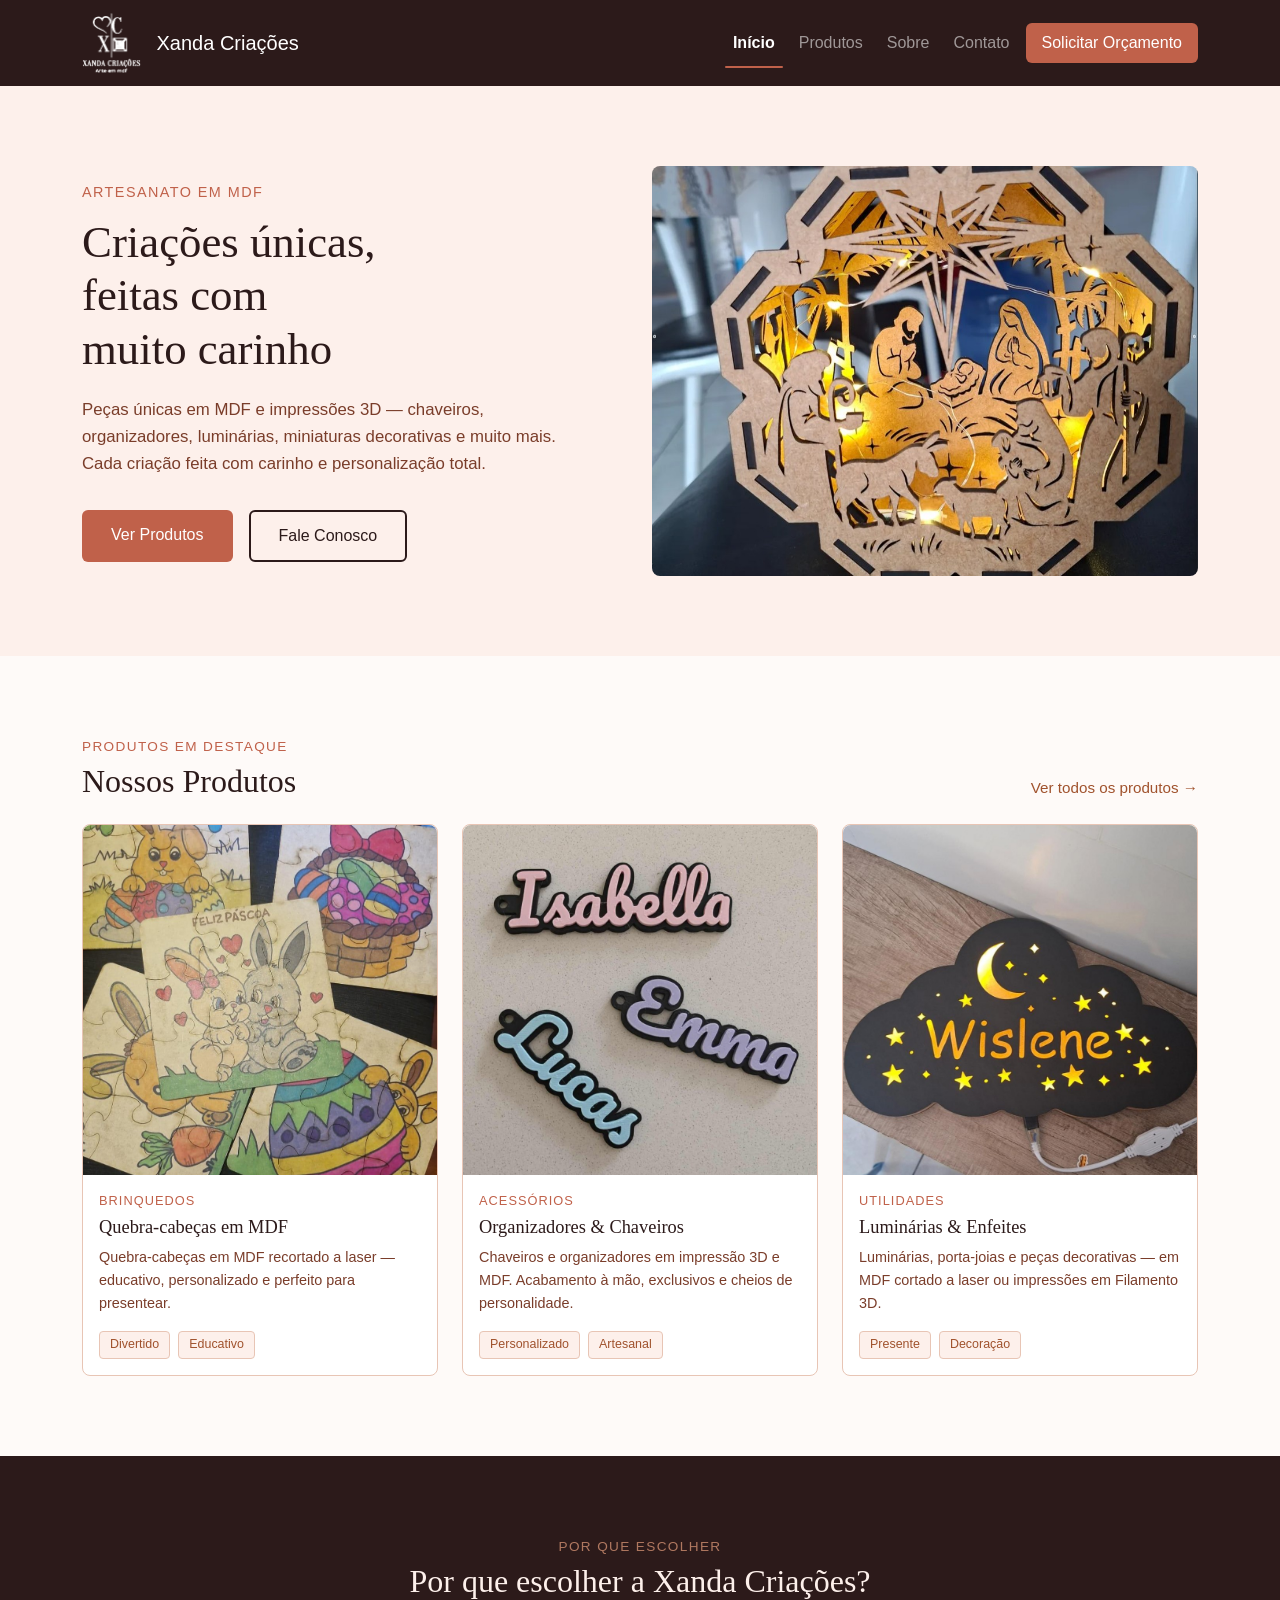
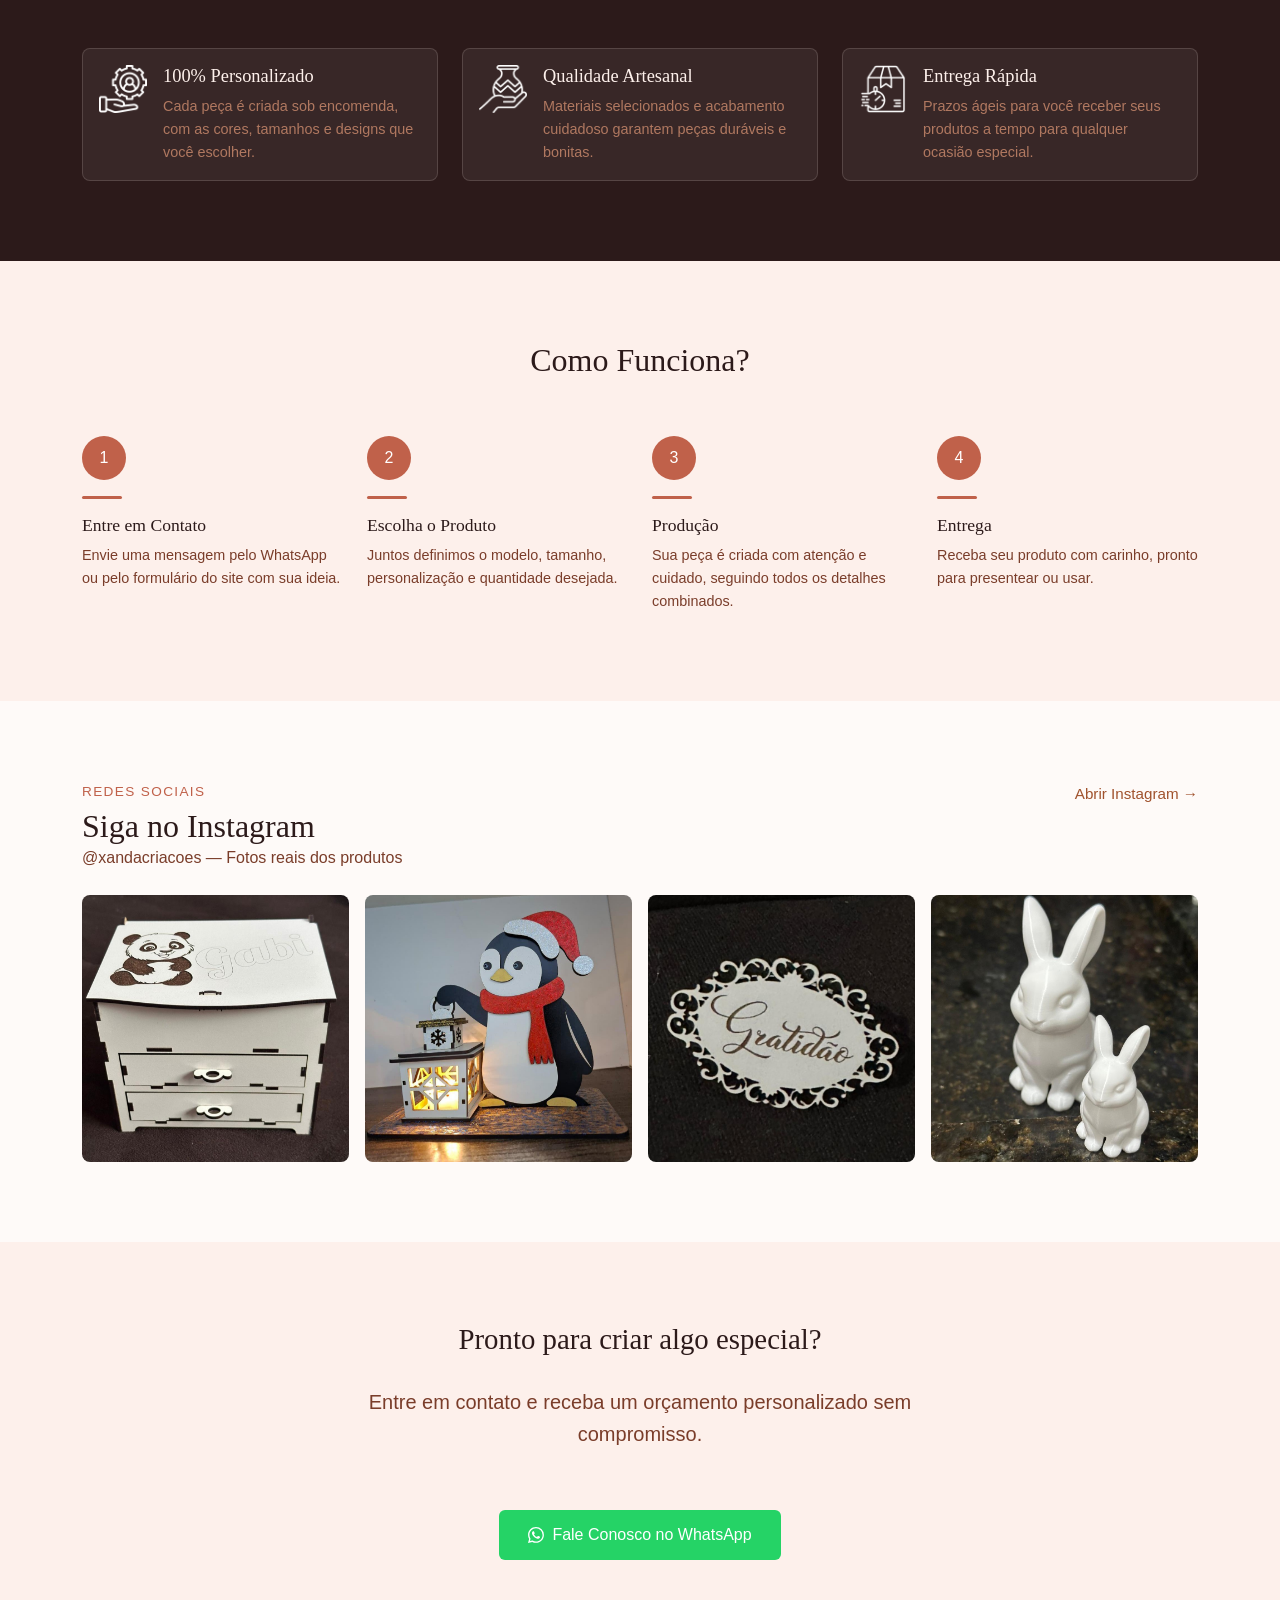
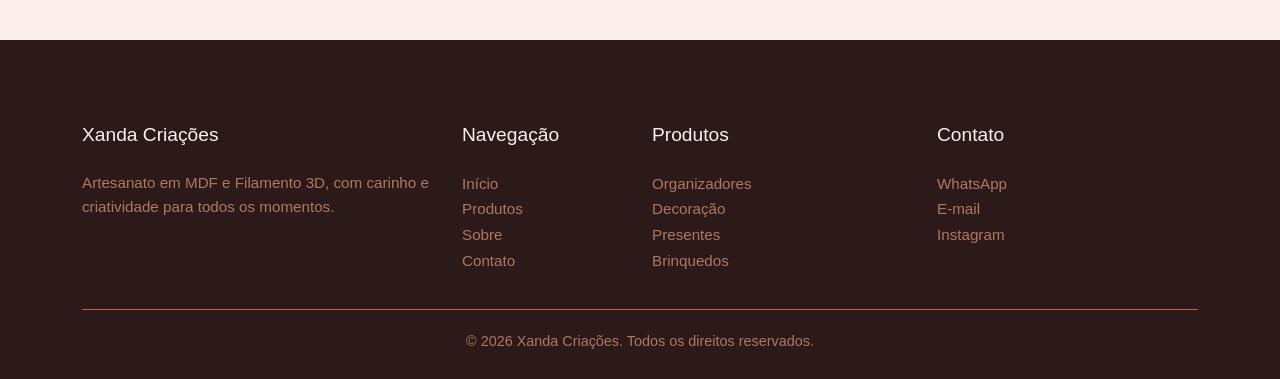
<file: index.html>
<!doctype html>
<html lang="pt-BR">
  <head>
    <meta charset="UTF-8" />
    <meta name="viewport" content="width=device-width, initial-scale=1.0" />
    <meta
      name="description"
      content="Descubra a Xanda Criações, uma marca de artesanato em MDF e impressões em Filamento 3D, que transforma ideias em peças únicas e personalizadas. De logos a chaveiros, organizadores, luminárias e muito mais, cada criação é feita com carinho e atenção aos detalhes. Explore nossos produtos exclusivos e crie algo especial para presentear ou decorar seu espaço."
    />
    <title>Xanda Criações — Artesanato em MDF e Filamento 3D</title>
    <!-- Favicon -->
    <link
      rel="icon"
      type="image/png"
      sizes="32x32"
      href="assets/img/common/favicon-32x32.png"
    />
    <link
      rel="icon"
      type="image/png"
      sizes="48x48"
      href="assets/img/common/favicon-48x48.png"
    />
    <link
      href="https://cdn.jsdelivr.net/npm/bootstrap@5.3.8/dist/css/bootstrap.min.css"
      rel="stylesheet"
      integrity="sha384-sRIl4kxILFvY47J16cr9ZwB07vP4J8+LH7qKQnuqkuIAvNWLzeN8tE5YBujZqJLB"
      crossorigin="anonymous"
    />
    <link rel="stylesheet" href="assets/css/global.css" />
    <link rel="stylesheet" href="assets/css/pages.css" />
  </head>
  <body>
    <!-- NAVBAR -->
    <nav class="navbar navbar-expand-lg navbar-dark" id="navbar-principal">
      <div class="container">
        <a
          class="navbar-brand d-flex align-items-center gap-2"
          href=""
        >
          <img
            src="assets/img/common/logo.png"
            alt="Xanda Criações"
            height="60"
          />Xanda Criações</a
        >
        <button
          class="navbar-toggler"
          type="button"
          data-bs-toggle="collapse"
          data-bs-target="#menu-principal"
          aria-controls="menu-principal"
          aria-expanded="false"
          aria-label="Abrir menu"
        >
          <span class="navbar-toggler-icon"></span>
        </button>
        <div class="collapse navbar-collapse" id="menu-principal">
          <ul class="navbar-nav ms-auto align-items-lg-center gap-lg-2">
            <li class="nav-item">
              <a class="nav-link active" href="index.html">Início</a>
            </li>
            <li class="nav-item">
              <a class="nav-link" href="produtos.html">Produtos</a>
            </li>
            <li class="nav-item">
              <a class="nav-link" href="sobre.html">Sobre</a>
            </li>
            <li class="nav-item">
              <a class="nav-link" href="contato.html">Contato</a>
            </li>
            <li class="nav-item">
              <a class="nav-link btn btn-orcamento px-3" href="contato.html">
                Solicitar Orçamento
              </a>
            </li>
          </ul>
        </div>
      </div>
    </nav>
    <main>
      <!-- HERO -->
      <section id="hero">
        <div class="container">
          <div class="row align-items-center">
            <!-- Coluna de texto -->
            <div class="col-12 col-lg-6">
              <p class="hero-subtitulo">Artesanato em MDF</p>
              <h1 class="hero-titulo">
                Criações únicas,<br />feitas com<br />muito carinho
              </h1>
              <p class="hero-descricao">
                Peças únicas em MDF e impressões 3D — chaveiros, organizadores, luminárias, miniaturas decorativas e muito mais. Cada criação feita com carinho e personalização total.
              </p>
              <div class="hero-botoes">
                <a href="produtos.html" class="btn btn-hero-primario"
                  >Ver Produtos</a
                >
                <a href="contato.html" class="btn btn-hero-secundario"
                  >Fale Conosco</a
                >
              </div>
            </div>

            <!-- Coluna Imagem -->
            <div class="col-12 col-lg-6">
              <img
                src="assets/img/home/hero-banner.jpg"
                alt="Peças artesanais em MDF da Xanda Criações"
                class="hero-imagem img-fluid"
              />
            </div>
          </div>
        </div>
      </section>

      <!-- PRODUTOS EM DESTAQUE -->
      <section id="produtos-destaque">
        <div class="container">
          <!-- Cabeçalho da seção -->
          <div class="row align-items-end mb-4">
            <div class="col">
              <p class="secao-subtitulo">Produtos em Destaque</p>
              <h2 class="secao-titulo">Nossos Produtos</h2>
            </div>
            <div class="col-auto">
              <a href="produtos.html" class="simple-link">
                Ver todos os produtos →
              </a>
            </div>
          </div>

          <!-- Grid de cards -->
          <div class="row row-cols-1 row-cols-md-2 row-cols-lg-3 g-4">
            <!-- Card 1 -->
            <div class="col">
              <div class="card card-produto h-100">
                <img
                  src="assets/img/home/brinquedos.jpeg"
                  class="card-img-top"
                  alt="Quebra-cabeças em MDF"
                />
                <div class="card-body">
                  <p class="card-categoria">Brinquedos</p>
                  <h5 class="card-title">Quebra-cabeças em MDF</h5>
                  <p class="card-text">
                    Quebra-cabeças em MDF recortado a laser — educativo, personalizado e perfeito para presentear.
                  </p>
                  <div class="card-badges">
                    <span class="badge-produto">Divertido</span>
                    <span class="badge-produto">Educativo</span>
                  </div>
                </div>
              </div>
            </div>

            <!-- Card 2 -->
            <div class="col">
              <div class="card card-produto h-100">
                <img
                  src="assets/img/home/acessorios.jpeg"
                  class="card-img-top"
                  alt="Chaveiros personalizados"
                />
                <div class="card-body">
                  <p class="card-categoria">Acessórios</p>
                  <h5 class="card-title">Organizadores & Chaveiros</h5>
                  <p class="card-text">
                    Chaveiros e organizadores em impressão 3D e MDF. Acabamento à mão, exclusivos e cheios de personalidade.
                  </p>
                  <div class="card-badges">
                    <span class="badge-produto">Personalizado</span>
                    <span class="badge-produto">Artesanal</span>
                  </div>
                </div>
              </div>
            </div>

            <!-- Card 3 -->
            <div class="col">
              <div class="card card-produto h-100">
                <img
                  src="assets/img/home/utilidades.jpeg"
                  class="card-img-top"
                  alt="Luminárias em MDF cortado a laser"
                />
                <div class="card-body">
                  <p class="card-categoria">Utilidades</p>
                  <h5 class="card-title">Luminárias & Enfeites</h5>
                  <p class="card-text">
                    Luminárias, porta-joias e peças decorativas — em MDF cortado a laser ou impressões em Filamento 3D.
                  </p>
                  <div class="card-badges">
                    <span class="badge-produto">Presente</span>
                    <span class="badge-produto">Decoração</span>
                  </div>
                </div>
              </div>
            </div>
          </div>
        </div>
      </section>

      <!-- POR QUE ESCOLHER -->
      <section id="porque-escolher">
        <div data-reveal="left">
          <div class="container">
            <!-- Cabeçalho da seção -->
            <div class="row mb-5">
              <div class="col text-center">
                <p class="secao-subtitulo secao-subtitulo--inverso">
                  Por que escolher
                </p>
                <h2 class="secao-titulo secao-titulo--inverso">
                  Por que escolher a Xanda Criações?
                </h2>
              </div>
            </div>

            <!-- Grid de cards -->
            <div class="row row-cols-1 row-cols-md-3 g-4">
              <!-- Card 1 -->
              <div class="col">
                <div class="card card-porque h-100">
                  <div class="card-body d-flex gap-3">
                    <img
                      src="assets/img/home/personalizado_50x50.png"
                      alt="Ícone de qualidade"
                      class="icone-porque"
                    />
                    <div>
                      <h5 class="card-title">100% Personalizado</h5>
                      <p class="card-text">
                        Cada peça é criada sob encomenda, com as cores, tamanhos
                        e designs que você escolher.
                      </p>
                    </div>
                  </div>
                </div>
              </div>

              <!-- Card 2 -->
              <div class="col">
                <div class="card card-porque h-100">
                  <div class="card-body d-flex gap-3">
                    <img
                      src="assets/img/home/artesanal_50x50.png"
                      alt="Ícone de qualidade"
                      class="icone-porque"
                    />
                    <div>
                      <h5 class="card-title">Qualidade Artesanal</h5>
                      <p class="card-text">
                        Materiais selecionados e acabamento cuidadoso garantem
                        peças duráveis e bonitas.
                      </p>
                    </div>
                  </div>
                </div>
              </div>

              <!-- Card 3 -->
              <div class="col">
                <div class="card card-porque h-100">
                  <div class="card-body d-flex gap-3">
                    <img
                      src="assets/img/home/rapido_50x50.png"
                      alt="Ícone de qualidade"
                      class="icone-porque"
                    />
                    <div>
                      <h5 class="card-title">Entrega Rápida</h5>
                      <p class="card-text">
                        Prazos ágeis para você receber seus produtos a tempo
                        para qualquer ocasião especial.
                      </p>
                    </div>
                  </div>
                </div>
              </div>
            </div>
          </div>
        </div>
      </section>

      <!-- COMO FUNCIONA -->
      <section id="como-funciona">
        <div data-reveal="left">
          <div class="container">
            <!-- Cabeçalho -->
            <div class="row mb-5">
              <div class="col text-center">
                <h2 class="secao-titulo">Como Funciona?</h2>
              </div>
            </div>

            <!-- 4 passos -->
            <div class="row row-cols-1 row-cols-sm-2 row-cols-lg-4 g-4">
              <!-- Passo 1 -->
              <div class="col">
                <div class="funciona-passo">
                  <div class="funciona-marcador">1</div>
                  <div class="funciona-divisoria"></div>
                  <h5 class="funciona-titulo">Entre em Contato</h5>
                  <p class="funciona-descricao">
                    Envie uma mensagem pelo WhatsApp ou pelo formulário do site
                    com sua ideia.
                  </p>
                </div>
              </div>

              <!-- Passo 2 -->
              <div class="col">
                <div class="funciona-passo">
                  <div class="funciona-marcador">2</div>
                  <div class="funciona-divisoria"></div>
                  <h5 class="funciona-titulo">Escolha o Produto</h5>
                  <p class="funciona-descricao">
                    Juntos definimos o modelo, tamanho, personalização e
                    quantidade desejada.
                  </p>
                </div>
              </div>

              <!-- Passo 3 -->
              <div class="col">
                <div class="funciona-passo">
                  <div class="funciona-marcador">3</div>
                  <div class="funciona-divisoria"></div>
                  <h5 class="funciona-titulo">Produção</h5>
                  <p class="funciona-descricao">
                    Sua peça é criada com atenção e cuidado, seguindo todos os
                    detalhes combinados.
                  </p>
                </div>
              </div>

              <!-- Passo 4 -->
              <div class="col">
                <div class="funciona-passo">
                  <div class="funciona-marcador">4</div>
                  <div class="funciona-divisoria"></div>
                  <h5 class="funciona-titulo">Entrega</h5>
                  <p class="funciona-descricao">
                    Receba seu produto com carinho, pronto para presentear ou
                    usar.
                  </p>
                </div>
              </div>
            </div>
          </div>
        </div>
      </section>

      <!-- INSTAGRAM -->
      <section id="instagram">
        <div data-reveal="up">
          <div class="container">
            <!-- Cabeçalho -->
            <div class="row align-items-end mb-4">
              <div class="col">
                <p class="secao-subtitulo">Redes Sociais</p>
                <h2 class="secao-titulo">Siga no Instagram</h2>
                <p class="secao-descricao">
                  @xandacriacoes — Fotos reais dos produtos
                </p>
              </div>
              <div class="col-auto align-self-start">
                <a
                  href="https://www.instagram.com/xandacriacoes/"
                  target="_blank"
                  rel="noopener noreferrer"
                  class="simple-link"
                >
                  Abrir Instagram →
                </a>
              </div>
            </div>

            <!-- Grade de fotos -->
            <div class="row row-cols-2 row-cols-md-4 g-3">
              <div class="col">
                <a
                  href="https://www.instagram.com/xandacriacoes/"
                  target="_blank"
                  rel="noopener noreferrer"
                  class="instagram-link-foto"
                >
                  <img
                    src="assets/img/home/instagram_1.jpeg"
                    alt="Produto artesanal em MDF da Xanda Criações"
                    class="instagram-foto img-fluid"
                  />
                </a>
              </div>

              <div class="col">
                <a
                  href="https://www.instagram.com/xandacriacoes/"
                  target="_blank"
                  rel="noopener noreferrer"
                  class="instagram-link-foto"
                >
                  <img
                    src="assets/img/home/instagram_2.jpeg"
                    alt="Produto artesanal em MDF da Xanda Criações"
                    class="instagram-foto img-fluid"
                  />
                </a>
              </div>

              <div class="col">
                <a
                  href="https://www.instagram.com/xandacriacoes/"
                  target="_blank"
                  rel="noopener noreferrer"
                  class="instagram-link-foto"
                >
                  <img
                    src="assets/img/home/instagram_3.jpeg"
                    alt="Produto artesanal em MDF da Xanda Criações"
                    class="instagram-foto img-fluid"
                  />
                </a>
              </div>

              <div class="col">
                <a
                  href="https://www.instagram.com/xandacriacoes/"
                  target="_blank"
                  rel="noopener noreferrer"
                  class="instagram-link-foto"
                >
                  <img
                    src="assets/img/home/instagram_4.jpeg"
                    alt="Produto artesanal em MDF da Xanda Criações"
                    class="instagram-foto img-fluid"
                  />
                </a>
              </div>
            </div>
          </div>
        </div>
      </section>

      <!-- CALL TO ACTION -->
        <div data-reveal>
      <section id="call-to-action">
        <div class="container">
          <div class="row justify-content-center">
            <div class="col-12 col-md-8 col-lg-6">
              <h2 class="cta-titulo">Pronto para criar algo especial?</h2>
              <p class="cta-descricao">
                Entre em contato e receba um orçamento personalizado sem
                compromisso.
              </p>
              <a
                href="https://wa.me/5547992680063?text=Quero%20um%20or%C3%A7amento%20gr%C3%A1tis"
                target="_blank"
                rel="noopener noreferrer"
                class="btn btn-whatsapp"
              >
                <svg
                  xmlns="http://www.w3.org/2000/svg"
                  width="16"
                  height="16"
                  fill="currentColor"
                  viewBox="0 0 16 16"
                >
                  <path
                    d="M13.601 2.326A7.85 7.85 0 0 0 7.994 0C3.627 0 .068 3.558.064 7.926c0 1.399.366 2.76 1.057 3.965L0 16l4.204-1.102a7.9 7.9 0 0 0 3.79.965h.004c4.368 0 7.926-3.558 7.93-7.93A7.9 7.9 0 0 0 13.6 2.326zM7.994 14.521a6.6 6.6 0 0 1-3.356-.92l-.24-.144-2.494.654.666-2.433-.156-.251a6.56 6.56 0 0 1-1.007-3.505c0-3.626 2.957-6.584 6.591-6.584a6.56 6.56 0 0 1 4.66 1.931 6.56 6.56 0 0 1 1.928 4.66c-.004 3.639-2.961 6.592-6.592 6.592m3.615-4.934c-.197-.099-1.17-.578-1.353-.646-.182-.065-.315-.099-.445.099-.133.197-.513.646-.627.775-.114.133-.232.148-.43.05-.197-.1-.836-.308-1.592-.985-.59-.525-.985-1.175-1.103-1.372-.114-.198-.011-.304.088-.403.087-.088.197-.232.296-.346.1-.114.133-.198.198-.33.065-.134.034-.248-.015-.347-.05-.099-.445-1.076-.612-1.47-.16-.389-.323-.335-.445-.34-.114-.007-.247-.007-.38-.007a.73.73 0 0 0-.529.247c-.182.198-.691.677-.691 1.654s.71 1.916.81 2.049c.098.133 1.394 2.132 3.383 2.992.47.205.84.326 1.129.418.475.152.904.129 1.246.08.38-.058 1.171-.48 1.338-.943.164-.464.164-.86.114-.943-.049-.084-.182-.133-.38-.232"
                  />
                </svg>
                Fale Conosco no WhatsApp
              </a>
            </div>
          </div>
        </div>
      </div>
      </section>
    </main>

    <!-- ═══════ FOOTER ═══════ -->
    <footer id="footer">
      <div class="container">
        <div class="row g-4">
          <div class="col-12 col-md-4">
            <p class="footer-titulo">Xanda Criações</p>
            <p class="footer-descricao">
              Artesanato em MDF e Filamento 3D, com carinho e criatividade
              para todos os momentos.
            </p>
          </div>
          <div class="col-6 col-md-2">
            <p class="footer-titulo">Navegação</p>
            <ul class="list-unstyled">
              <li><a href="index.html" class="footer-link">Início</a></li>
              <li><a href="produtos.html" class="footer-link">Produtos</a></li>
              <li><a href="sobre.html" class="footer-link">Sobre</a></li>
              <li><a href="contato.html" class="footer-link">Contato</a></li>
            </ul>
          </div>
          <div class="col-6 col-md-3">
            <p class="footer-titulo">Produtos</p>
            <ul class="list-unstyled">
              <li>
                <a
                  href="produtos.html?filtro=organizar"
                  class="footer-link"
                  onclick="
                    filterByTag('organizar');
                    return false;
                  "
                  >Organizadores</a
                >
              </li>

              <li>
                <a
                  href="produtos.html?filtro=decorar"
                  class="footer-link"
                  onclick="
                    filterByTag('decorar');
                    return false;
                  "
                  >Decoração</a
                >
              </li>

              <li>
                <a
                  href="produtos.html?filtro=presentear"
                  class="footer-link"
                  onclick="
                    filterByTag('presentear');
                    return false;
                  "
                  >Presentes</a
                >
              </li>

              <li>
                <a
                  href="produtos.html?filtro=brincar"
                  class="footer-link"
                  onclick="
                    filterByTag('brincar');
                    return false;
                  "
                  >Brinquedos</a
                >
              </li>
            </ul>
          </div>

          <div class="col-6 col-md-3">
            <p class="footer-titulo">Contato</p>
            <ul class="list-unstyled">
              <li>
                <a href="https://wa.me/5547992680063" class="footer-link"
                  >WhatsApp</a
                >
              </li>
              <li>
                <a
                  href="mailto:xandacriacoes065782@gmail.com"
                  class="footer-link"
                  >E-mail</a
                >
              </li>
              <li>
                <a
                  href="https://www.instagram.com/xandacriacoes/"
                  class="footer-link"
                  >Instagram</a
                >
              </li>
            </ul>
          </div>
        </div>
        <div class="divisor-footer border-top"></div>
        <p class="footer-direitos text-center">
          © 2026 Xanda Criações. Todos os direitos reservados.
        </p>
      </div>
    </footer>

    <script
      src="https://cdn.jsdelivr.net/npm/bootstrap@5.3.8/dist/js/bootstrap.bundle.min.js"
      integrity="sha384-FKyoEForCGlyvwx9Hj09JcYn3nv7wiPVlz7YYwJrWVcXK/BmnVDxM+D2scQbITxI"
      crossorigin="anonymous"
    ></script>
    <script src="assets/js/main.js"></script>
  </body>
</html>
</file>
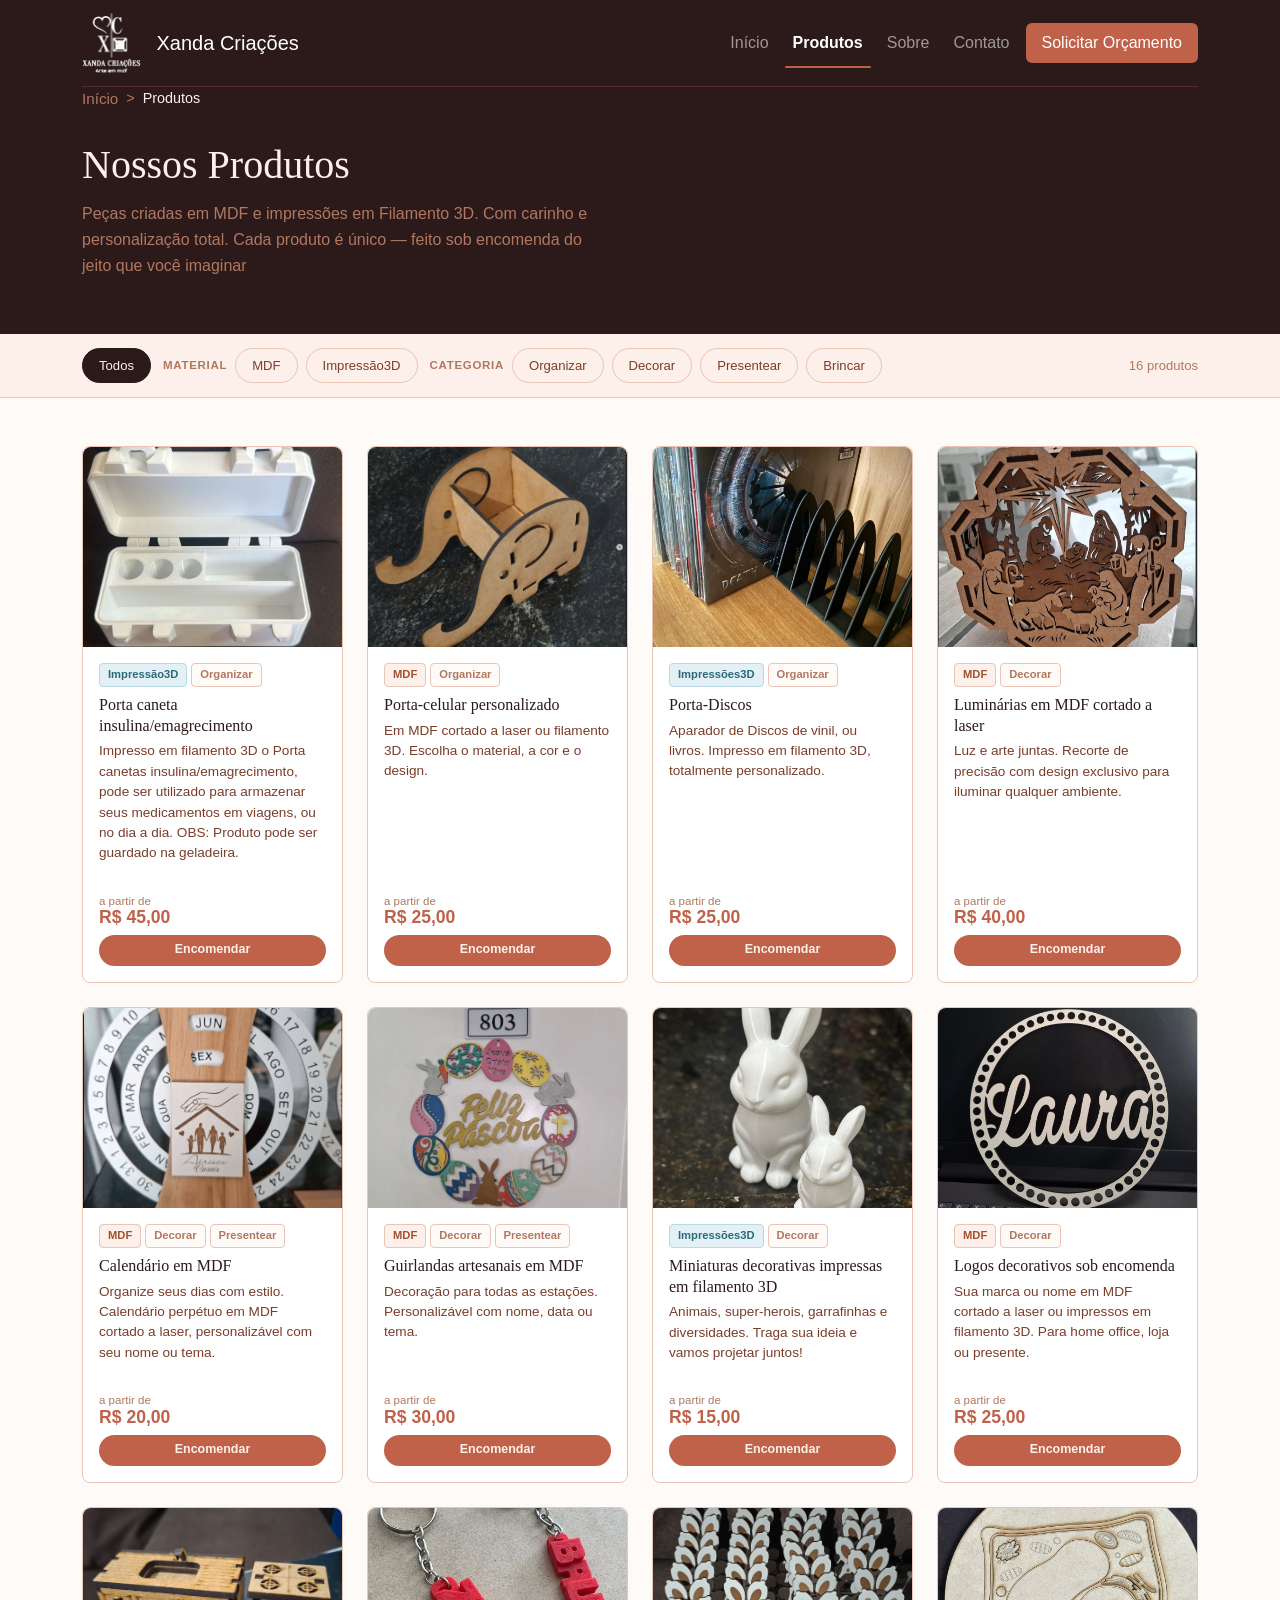
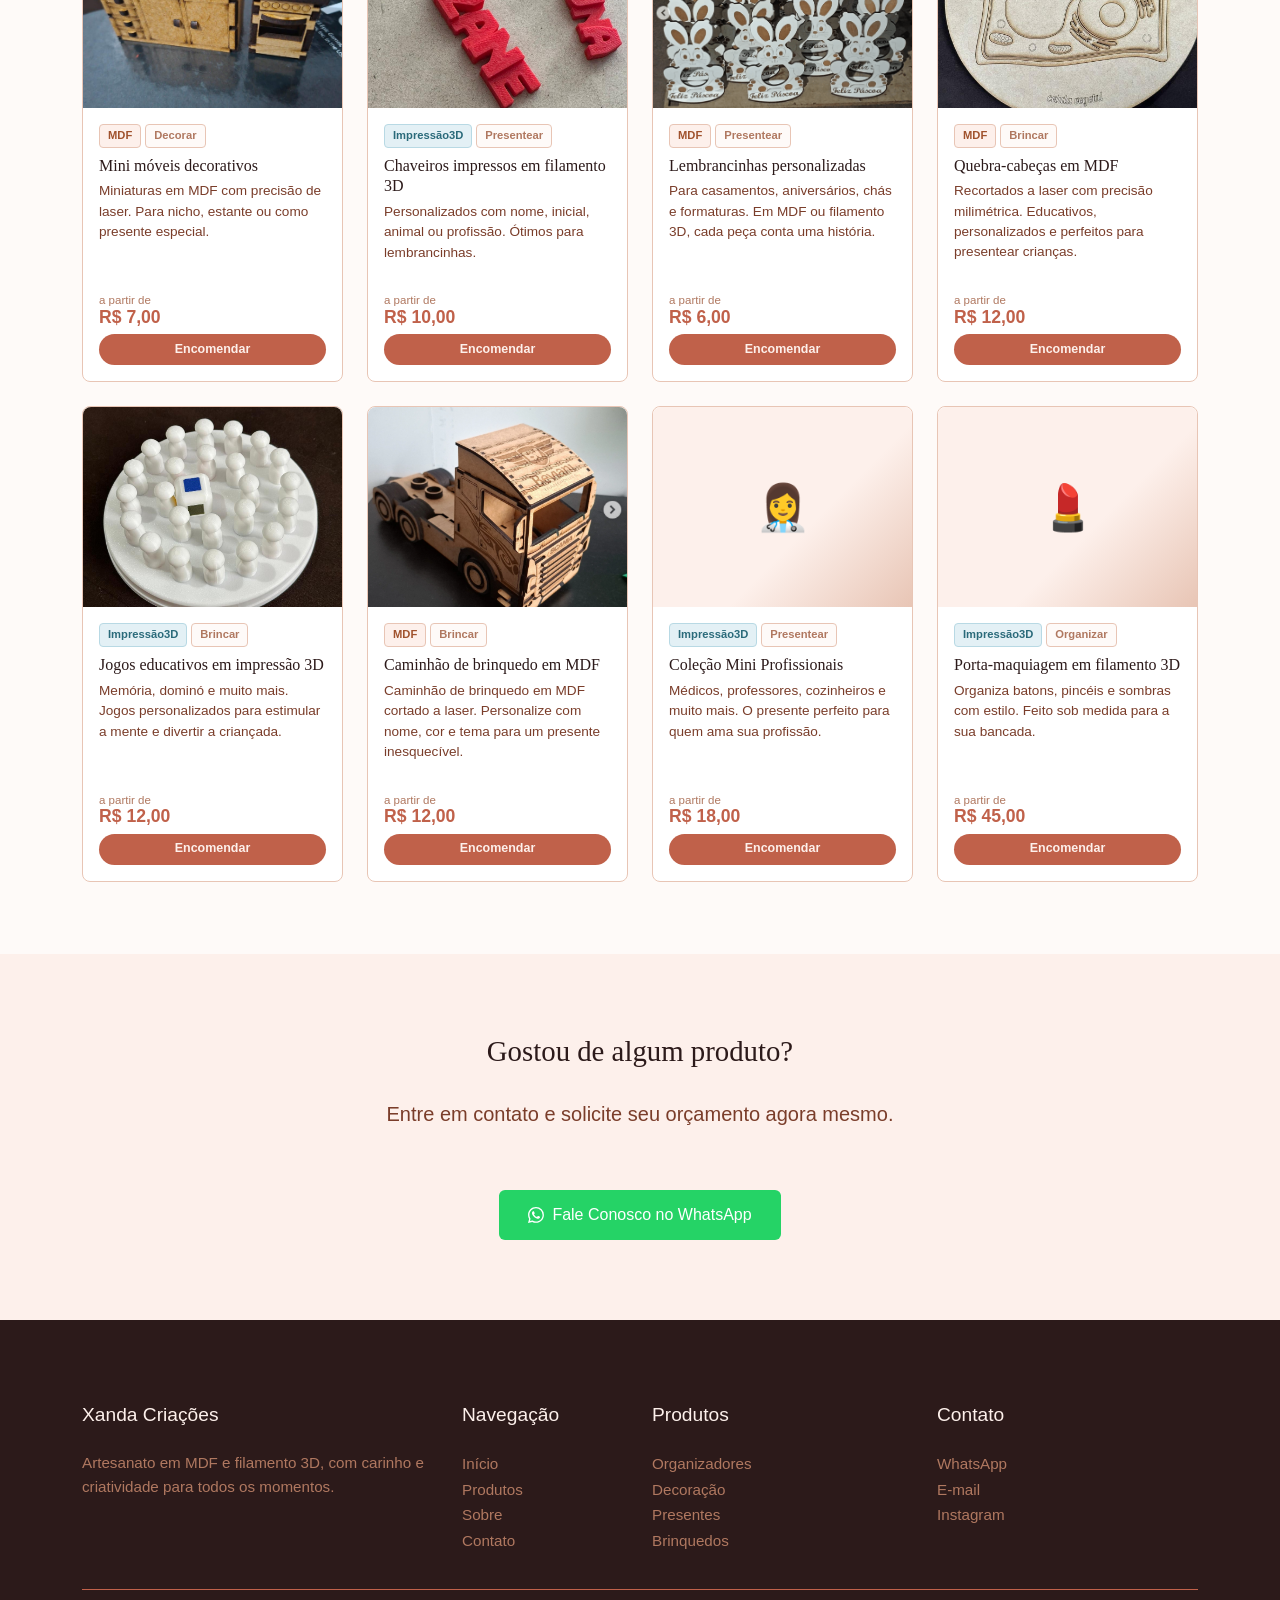
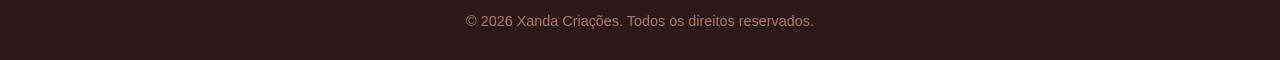
<file: produtos.html>
<!doctype html>
<html lang="pt-BR">
  <head>
    <meta charset="UTF-8" />
    <meta name="viewport" content="width=device-width, initial-scale=1.0" />
    <meta
      name="description"
      content="Descubra a coleção de produtos artesanais da Xanda Criações: peças únicas em MDF e impressões em Filamento 3D, feitas sob encomenda com personalização total. Organize, decore, presenteie e divirta-se com nossos produtos exclusivos, criados com carinho para todos os momentos."
    />
    <title>Xanda Criações — Produtos em MDF e Filamento 3D</title>
    <link
      rel="icon"
      type="image/png"
      sizes="32x32"
      href="assets/img/common/favicon-32x32.png"
    />
    <link
      rel="icon"
      type="image/png"
      sizes="48x48"
      href="assets/img/common/favicon-48x48.png"
    />
    <link
      href="https://cdn.jsdelivr.net/npm/bootstrap@5.3.8/dist/css/bootstrap.min.css"
      rel="stylesheet"
      integrity="sha384-sRIl4kxILFvY47J16cr9ZwB07vP4J8+LH7qKQnuqkuIAvNWLzeN8tE5YBujZqJLB"
      crossorigin="anonymous"
    />
    <link rel="stylesheet" href="assets/css/global.css" />
    <link rel="stylesheet" href="assets/css/pages.css" />
  </head>
  <body>
    <!-- NAVBAR -->
    <nav class="navbar navbar-expand-lg navbar-dark" id="navbar-principal">
      <div class="container">
        <a
          class="navbar-brand d-flex align-items-center gap-2"
          href="index.html"
        >
          <img
            src="assets/img/common/logo.png"
            alt="Xanda Criações"
            height="60"
          />Xanda Criações</a
        >
        <button
          class="navbar-toggler"
          type="button"
          data-bs-toggle="collapse"
          data-bs-target="#menu-principal"
          aria-controls="menu-principal"
          aria-expanded="false"
          aria-label="Abrir menu"
        >
          <span class="navbar-toggler-icon"></span>
        </button>
        <div class="collapse navbar-collapse" id="menu-principal">
          <ul class="navbar-nav ms-auto align-items-lg-center gap-lg-2">
            <li class="nav-item">
              <a class="nav-link" href="index.html">Início</a>
            </li>
            <li class="nav-item">
              <a class="nav-link active" href="produtos.html">Produtos</a>
            </li>
            <li class="nav-item">
              <a class="nav-link" href="sobre.html">Sobre</a>
            </li>
            <li class="nav-item">
              <a class="nav-link" href="contato.html">Contato</a>
            </li>
            <li class="nav-item">
              <a class="nav-link btn btn-orcamento px-3" href="contato.html">
                Solicitar Orçamento
              </a>
            </li>
          </ul>
        </div>
      </div>
    </nav>
    <main>
      <!-- Breadcrumb -->
      <div id="breadcrumb">
        <div class="container">
          <hr class="divisor-breadcrumb" />
          <nav
            style="--bs-breadcrumb-divider: &quot;>&quot;"
            aria-label="breadcrumb"
          >
            <ol class="breadcrumb breadcrumb-xanda mb-0">
              <li class="breadcrumb-item">
                <a class="simple-link" href="index.html">Início</a>
              </li>
              <li class="breadcrumb-item active" aria-current="page">
                Produtos
              </li>
            </ol>
          </nav>
        </div>
      </div>

      <!-- Cabeçalho da página -->
      <section id="produtos-header">
        <div class="container">
          <div class="row">
            <div class="col">
              <h1 class="pagina-titulo">Nossos Produtos</h1>
              <p class="pagina-descricao">
                Peças criadas em MDF e impressões em Filamento 3D. Com carinho e
                personalização total. Cada produto é único — feito sob encomenda
                do jeito que você imaginar
              </p>
            </div>
          </div>
        </div>
      </section>

      <!-- ═══════ FILTROS ═══════ -->
      <div class="filter-bar">
        <div class="container">
          <div class="d-flex flex-wrap align-items-center gap-2">
            <button class="filter-btn active" data-filter="all">Todos</button>
            <span class="filter-label ms-1">Material</span>
            <button class="filter-btn" data-filter="mdf">MDF</button>
            <button class="filter-btn" data-filter="resina">Impressão3D</button>
            <span class="filter-label ms-1">Categoria</span>
            <button class="filter-btn" data-filter="organizar">
              Organizar
            </button>
            <button class="filter-btn" data-filter="decorar">Decorar</button>
            <button class="filter-btn" data-filter="presentear">
              Presentear
            </button>
            <button class="filter-btn" data-filter="brincar">Brincar</button>
            <span class="results-count ms-auto" id="results-count"></span>
          </div>
        </div>
      </div>

      <!-- ═══════ GRID ═══════ -->
      <section id="produtos" class="py-5">
        <div class="container">
          <div class="row g-4" id="catalog-grid">
            <!-- ORGANIZAR -->

            <div
              class="col-6 col-md-4 col-lg-3 product-col"
              data-tags="resina organizar"
            >
              <div class="card-catalogo">
                <img
                  src="assets/img/produtos/porta_joias.jpeg"
                  alt="Porta caneta insulina/emagrecimento"
                  class="card-img-top"
                  loading="lazy"
                />
                <div class="card-body">
                  <div class="d-flex flex-wrap gap-1 mb-2">
                    <span class="badge-resina">Impressão3D</span>
                    <span class="badge-categoria">Organizar</span>
                  </div>
                  <h2 class="card-title">
                    Porta caneta insulina/emagrecimento
                  </h2>
                  <p class="card-text">
                    Impresso em filamento 3D o Porta canetas
                    insulina/emagrecimento, pode ser utilizado para armazenar
                    seus medicamentos em viagens, ou no dia a dia. OBS: Produto
                    pode ser guardado na geladeira.
                  </p>
                  <div class="d-flex flex-column gap-2 mt-3">
                    <div class="card-preco">
                      <small>a partir de</small>R$ 45,00
                    </div>
                    <a
                      href="https://wa.me/5547992680063?text=Quero%20encomendar%20porta-joias%20em%20resina"
                      class="btn-orcamento-card w-100 text-center"
                      target="_blank"
                      >Encomendar</a
                    >
                  </div>
                </div>
              </div>
            </div>

            <div
              class="col-6 col-md-4 col-lg-3 product-col"
              data-tags="mdf organizar"
            >
              <div class="card-catalogo">
                <img
                  src="assets/img/produtos/porta_celular_1.png"
                  alt="Porta-celular personalizado"
                  class="card-img-top"
                  loading="lazy"
                />
                <div class="card-body">
                  <div class="d-flex flex-wrap gap-1 mb-2">
                    <span class="badge-mdf">MDF</span>
                    <span class="badge-categoria">Organizar</span>
                  </div>
                  <h2 class="card-title">Porta-celular personalizado</h2>
                  <p class="card-text">
                    Em MDF cortado a laser ou filamento 3D. Escolha o material,
                    a cor e o design.
                  </p>
                  <div class="d-flex flex-column gap-2 mt-3">
                    <div class="card-preco">
                      <small>a partir de</small>R$ 25,00
                    </div>
                    <a
                      href="https://wa.me/5547992680063?text=Quero%20encomendar%20porta-celular"
                      class="btn-orcamento-card w-100 text-center"
                      target="_blank"
                      >Encomendar</a
                    >
                  </div>
                </div>
              </div>
            </div>

            <div
              class="col-6 col-md-4 col-lg-3 product-col"
              data-tags="resina organizar"
            >
              <div class="card-catalogo">
                <img
                  src="assets/img/produtos/porta_livro_1.jpeg"
                  alt="Porta-Discos"
                  class="card-img-top"
                  loading="lazy"
                />
                <div class="card-body">
                  <div class="d-flex flex-wrap gap-1 mb-2">
                    <span class="badge-resina">Impressões3D</span>
                    <span class="badge-categoria">Organizar</span>
                  </div>
                  <h2 class="card-title">Porta-Discos</h2>
                  <p class="card-text">
                    Aparador de Discos de vinil, ou livros. Impresso em
                    filamento 3D, totalmente personalizado.
                  </p>
                  <div class="d-flex flex-column gap-2 mt-3">
                    <div class="card-preco">
                      <small>a partir de</small>R$ 25,00
                    </div>
                    <a
                      href="https://wa.me/5547992680063?text=Quero%20encomendar%20porta-livros"
                      class="btn-orcamento-card w-100 text-center"
                      target="_blank"
                      >Encomendar</a
                    >
                  </div>
                </div>
              </div>
            </div>

            <!-- DECORAR -->

            <div
              class="col-6 col-md-4 col-lg-3 product-col"
              data-tags="mdf decorar"
            >
              <div class="card-catalogo">
                <img
                  src="assets/img/produtos/luminaria_1.png"
                  alt="Luminária em MDF"
                  class="card-img-top"
                  loading="lazy"
                />
                <div class="card-body">
                  <div class="d-flex flex-wrap gap-1 mb-2">
                    <span class="badge-mdf">MDF</span>
                    <span class="badge-categoria">Decorar</span>
                  </div>
                  <h2 class="card-title">Luminárias em MDF cortado a laser</h2>
                  <p class="card-text">
                    Luz e arte juntas. Recorte de precisão com design exclusivo
                    para iluminar qualquer ambiente.
                  </p>
                  <div class="d-flex flex-column gap-2 mt-3">
                    <div class="card-preco">
                      <small>a partir de</small>R$ 40,00
                    </div>
                    <a
                      href="https://wa.me/5547992680063?text=Quero%20encomendar%20luminária%20em%20MDF"
                      class="btn-orcamento-card w-100 text-center"
                      target="_blank"
                      >Encomendar</a
                    >
                  </div>
                </div>
              </div>
            </div>

            <div
              class="col-6 col-md-4 col-lg-3 product-col"
              data-tags="mdf decorar presentear"
            >
              <div class="card-catalogo">
                <img
                  src="assets/img/produtos/calendario.png"
                  alt="Calendário em MDF"
                  class="card-img-top"
                  loading="lazy"
                />
                <div class="card-body">
                  <div class="d-flex flex-wrap gap-1 mb-2">
                    <span class="badge-mdf">MDF</span>
                    <span class="badge-categoria">Decorar</span>
                    <span class="badge-categoria">Presentear</span>
                  </div>
                  <h2 class="card-title">Calendário em MDF</h2>
                  <p class="card-text">
                    Organize seus dias com estilo. Calendário perpétuo em MDF
                    cortado a laser, personalizável com seu nome ou tema.
                  </p>
                  <div class="d-flex flex-column gap-2 mt-3">
                    <div class="card-preco">
                      <small>a partir de</small>R$ 20,00
                    </div>
                    <a
                      href="https://wa.me/5547992680063?text=Quero%20encomendar%20calendário%20em%20MDF"
                      class="btn-orcamento-card w-100 text-center"
                      target="_blank"
                      >Encomendar</a
                    >
                  </div>
                </div>
              </div>
            </div>

            <div
              class="col-6 col-md-4 col-lg-3 product-col"
              data-tags="mdf decorar presentear"
            >
              <div class="card-catalogo">
                <img
                  src="assets/img/produtos/guirlanda.png"
                  alt="Guirlanda em MDF"
                  class="card-img-top"
                  loading="lazy"
                />
                <div class="card-body">
                  <div class="d-flex flex-wrap gap-1 mb-2">
                    <span class="badge-mdf">MDF</span>
                    <span class="badge-categoria">Decorar</span>
                    <span class="badge-categoria">Presentear</span>
                  </div>
                  <h2 class="card-title">Guirlandas artesanais em MDF</h2>
                  <p class="card-text">
                    Decoração para todas as estações. Personalizável com nome,
                    data ou tema.
                  </p>
                  <div class="d-flex flex-column gap-2 mt-3">
                    <div class="card-preco">
                      <small>a partir de</small>R$ 30,00
                    </div>
                    <a
                      href="https://wa.me/5547992680063?text=Quero%20encomendar%20guirlanda%20em%20MDF"
                      class="btn-orcamento-card w-100 text-center"
                      target="_blank"
                      >Encomendar</a
                    >
                  </div>
                </div>
              </div>
            </div>

            <div
              class="col-6 col-md-4 col-lg-3 product-col"
              data-tags="resina decorar"
            >
              <div class="card-catalogo">
                <img
                  src="assets/img/produtos/miniatura.jpeg"
                  alt="Miniatura em Filamento 3D"
                  class="card-img-top"
                  loading="lazy"
                />
                <div class="card-body">
                  <div class="d-flex flex-wrap gap-1 mb-2">
                    <span class="badge-resina">Impressões3D</span>
                    <span class="badge-categoria">Decorar</span>
                  </div>
                  <h2 class="card-title">
                    Miniaturas decorativas impressas em filamento 3D
                  </h2>
                  <p class="card-text">
                    Animais, super-herois, garrafinhas e diversidades. Traga sua
                    ideia e vamos projetar juntos!
                  </p>
                  <div class="d-flex flex-column gap-2 mt-3">
                    <div class="card-preco">
                      <small>a partir de</small>R$ 15,00
                    </div>
                    <a
                      href="https://wa.me/5547992680063?text=Quero%20encomendar%20miniatura%20em%20resina"
                      class="btn-orcamento-card w-100 text-center"
                      target="_blank"
                      >Encomendar</a
                    >
                  </div>
                </div>
              </div>
            </div>

            <div
              class="col-6 col-md-4 col-lg-3 product-col"
              data-tags="mdf decorar"
            >
              <div class="card-catalogo">
                <img
                  src="assets/img/produtos/logo_1.jpeg"
                  alt="Logo personalizado"
                  class="card-img-top"
                  loading="lazy"
                />
                <div class="card-body">
                  <div class="d-flex flex-wrap gap-1 mb-2">
                    <span class="badge-mdf">MDF</span>
                    <span class="badge-categoria">Decorar</span>
                  </div>
                  <h2 class="card-title">Logos decorativos sob encomenda</h2>
                  <p class="card-text">
                    Sua marca ou nome em MDF cortado a laser ou impressos em
                    filamento 3D. Para home office, loja ou presente.
                  </p>
                  <div class="d-flex flex-column gap-2 mt-3">
                    <div class="card-preco">
                      <small>a partir de</small>R$ 25,00
                    </div>
                    <a
                      href="https://wa.me/5547992680063?text=Quero%20encomendar%20logo%20personalizado"
                      class="btn-orcamento-card w-100 text-center"
                      target="_blank"
                      >Encomendar</a
                    >
                  </div>
                </div>
              </div>
            </div>

            <div
              class="col-6 col-md-4 col-lg-3 product-col"
              data-tags="mdf decorar"
            >
              <div class="card-catalogo">
                <img
                  src="assets/img/produtos/enfeite_1.jpeg"
                  alt="Mini móveis decorativos em MDF"
                  class="card-img-top"
                  loading="lazy"
                />
                <div class="card-body">
                  <div class="d-flex flex-wrap gap-1 mb-2">
                    <span class="badge-mdf">MDF</span>
                    <span class="badge-categoria">Decorar</span>
                  </div>
                  <h2 class="card-title">Mini móveis decorativos</h2>
                  <p class="card-text">
                    Miniaturas em MDF com precisão de laser. Para nicho, estante
                    ou como presente especial.
                  </p>
                  <div class="d-flex flex-column gap-2 mt-3">
                    <div class="card-preco">
                      <small>a partir de</small>R$ 7,00
                    </div>
                    <a
                      href="https://wa.me/5547992680063?text=Quero%20encomendar%20mini%20móveis"
                      class="btn-orcamento-card w-100 text-center"
                      target="_blank"
                      >Encomendar</a
                    >
                  </div>
                </div>
              </div>
            </div>

            <!-- PRESENTEAR -->

            <div
              class="col-6 col-md-4 col-lg-3 product-col"
              data-tags="resina presentear"
            >
              <div class="card-catalogo">
                <img
                  src="assets/img/produtos/chaveiros_2.jpeg"
                  alt="Chaveiros em Impressão 3D"
                  class="card-img-top"
                  loading="lazy"
                />
                <div class="card-body">
                  <div class="d-flex flex-wrap gap-1 mb-2">
                    <span class="badge-resina">Impressão3D</span>
                    <span class="badge-categoria">Presentear</span>
                  </div>
                  <h2 class="card-title">
                    Chaveiros impressos em filamento 3D
                  </h2>
                  <p class="card-text">
                    Personalizados com nome, inicial, animal ou profissão.
                    Ótimos para lembrancinhas.
                  </p>
                  <div class="d-flex flex-column gap-2 mt-3">
                    <div class="card-preco">
                      <small>a partir de</small>R$ 10,00
                    </div>
                    <a
                      href="https://wa.me/5547992680063?text=Quero%20encomendar%20chaveiros%20em%20resina"
                      class="btn-orcamento-card w-100 text-center"
                      target="_blank"
                      >Encomendar</a
                    >
                  </div>
                </div>
              </div>
            </div>

            <div
              class="col-6 col-md-4 col-lg-3 product-col"
              data-tags="mdf presentear"
            >
              <div class="card-catalogo">
                <img
                  src="assets/img/produtos/lembrancinhas.png"
                  alt="Lembrancinhas personalizadas"
                  class="card-img-top"
                  loading="lazy"
                />
                <div class="card-body">
                  <div class="d-flex flex-wrap gap-1 mb-2">
                    <span class="badge-mdf">MDF</span>
                    <span class="badge-categoria">Presentear</span>
                  </div>
                  <h2 class="card-title">Lembrancinhas personalizadas</h2>
                  <p class="card-text">
                    Para casamentos, aniversários, chás e formaturas. Em MDF ou
                    filamento 3D, cada peça conta uma história.
                  </p>
                  <div class="d-flex flex-column gap-2 mt-3">
                    <div class="card-preco">
                      <small>a partir de</small>R$ 6,00
                    </div>
                    <a
                      href="https://wa.me/5547992680063?text=Quero%20encomendar%20lembrancinhas"
                      class="btn-orcamento-card w-100 text-center"
                      target="_blank"
                      >Encomendar</a
                    >
                  </div>
                </div>
              </div>
            </div>

            <!-- BRINCAR -->

            <div
              class="col-6 col-md-4 col-lg-3 product-col"
              data-tags="mdf brincar"
            >
              <div class="card-catalogo">
                <img
                  src="assets/img/produtos/educativo_1.jpeg"
                  alt="Quebra-cabeças em MDF"
                  class="card-img-top"
                  loading="lazy"
                />
                <div class="card-body">
                  <div class="d-flex flex-wrap gap-1 mb-2">
                    <span class="badge-mdf">MDF</span>
                    <span class="badge-categoria">Brincar</span>
                  </div>
                  <h2 class="card-title">Quebra-cabeças em MDF</h2>
                  <p class="card-text">
                    Recortados a laser com precisão milimétrica. Educativos,
                    personalizados e perfeitos para presentear crianças.
                  </p>
                  <div class="d-flex flex-column gap-2 mt-3">
                    <div class="card-preco">
                      <small>a partir de</small>R$ 12,00
                    </div>
                    <a
                      href="https://wa.me/5547992680063?text=Quero%20encomendar%20quebra-cabeças%20em%20MDF"
                      class="btn-orcamento-card w-100 text-center"
                      target="_blank"
                      >Encomendar</a
                    >
                  </div>
                </div>
              </div>
            </div>

            <div
              class="col-6 col-md-4 col-lg-3 product-col"
              data-tags="resina brincar"
            >
              <div class="card-catalogo">
                <img
                  src="assets/img/produtos/educativo_5.jpeg"
                  alt="Jogos educativos em impressão 3D"
                  class="card-img-top"
                  loading="lazy"
                />
                <div class="card-body">
                  <div class="d-flex flex-wrap gap-1 mb-2">
                    <span class="badge-resina">Impressão3D</span>
                    <span class="badge-categoria">Brincar</span>
                  </div>
                  <h2 class="card-title">Jogos educativos em impressão 3D</h2>
                  <p class="card-text">
                    Memória, dominó e muito mais. Jogos personalizados para
                    estimular a mente e divertir a criançada.
                  </p>
                  <div class="d-flex flex-column gap-2 mt-3">
                    <div class="card-preco">
                      <small>a partir de</small>R$ 12,00
                    </div>
                    <a
                      href="https://wa.me/5547992680063?text=Quero%20encomendar%20jogos%20educativos%20em%20resina"
                      class="btn-orcamento-card w-100 text-center"
                      target="_blank"
                      >Encomendar</a
                    >
                  </div>
                </div>
              </div>
            </div>

            <div
              class="col-6 col-md-4 col-lg-3 product-col"
              data-tags="mdf brincar"
            >
              <div class="card-catalogo">
                <img
                  src="assets/img/produtos/caminhao.png"
                  alt="Caminhão de brinquedo em MDF"
                  class="card-img-top"
                  loading="lazy"
                />
                <div class="card-body">
                  <div class="d-flex flex-wrap gap-1 mb-2">
                    <span class="badge-mdf">MDF</span>
                    <span class="badge-categoria">Brincar</span>
                  </div>
                  <h2 class="card-title">Caminhão de brinquedo em MDF</h2>
                  <p class="card-text">
                    Caminhão de brinquedo em MDF cortado a laser. Personalize
                    com nome, cor e tema para um presente inesquecível.
                  </p>
                  <div class="d-flex flex-column gap-2 mt-3">
                    <div class="card-preco">
                      <small>a partir de</small>R$ 12,00
                    </div>
                    <a
                      href="https://wa.me/5547992680063?text=Quero%20encomendar%20caminhão%20de%20brinquedo%20em%20MDF"
                      class="btn-orcamento-card w-100 text-center"
                      target="_blank"
                      >Encomendar</a
                    >
                  </div>
                </div>
              </div>
            </div>

            <div
              class="col-6 col-md-4 col-lg-3 product-col"
              data-tags="resina presentear"
            >
              <div class="card-catalogo">
                <div class="card-placeholder">👩‍⚕️</div>
                <div class="card-body">
                  <div class="d-flex flex-wrap gap-1 mb-2">
                    <span class="badge-resina">Impressão3D</span>
                    <span class="badge-categoria">Presentear</span>
                  </div>
                  <h2 class="card-title">Coleção Mini Profissionais</h2>
                  <p class="card-text">
                    Médicos, professores, cozinheiros e muito mais. O presente
                    perfeito para quem ama sua profissão.
                  </p>
                  <div class="d-flex flex-column gap-2 mt-3">
                    <div class="card-preco">
                      <small>a partir de</small>R$ 18,00
                    </div>
                    <a
                      href="https://wa.me/5547992680063?text=Quero%20encomendar%20coleção%20mini%20profissionais"
                      class="btn-orcamento-card w-100 text-center"
                      target="_blank"
                      >Encomendar</a
                    >
                  </div>
                </div>
              </div>
            </div>

            <div
              class="col-6 col-md-4 col-lg-3 product-col"
              data-tags="resina organizar"
            >
              <div class="card-catalogo">
                <div class="card-placeholder">💄</div>
                <div class="card-body">
                  <div class="d-flex flex-wrap gap-1 mb-2">
                    <span class="badge-resina">Impressão3D</span>
                    <span class="badge-categoria">Organizar</span>
                  </div>
                  <h2 class="card-title">Porta-maquiagem em filamento 3D</h2>
                  <p class="card-text">
                    Organiza batons, pincéis e sombras com estilo. Feito sob
                    medida para a sua bancada.
                  </p>
                  <div class="d-flex flex-column gap-2 mt-3">
                    <div class="card-preco">
                      <small>a partir de</small>R$ 45,00
                    </div>
                    <a
                      href="https://wa.me/5547992680063?text=Quero%20encomendar%20porta-maquiagem"
                      class="btn-orcamento-card w-100 text-center"
                      target="_blank"
                      >Encomendar</a
                    >
                  </div>
                </div>
              </div>
            </div>

            <!-- Sem resultados -->
            <div class="col-12">
              <p class="no-results" id="no-results">
                Nenhum produto encontrado para esse filtro.
                <a
                  href="#"
                  class="simple-link"
                  onclick="
                    resetFilters();
                    return false;
                  "
                  >Ver todos os produtos</a
                >
              </p>
            </div>
          </div>
          <!-- /row -->
        </div>
      </section>

      <!-- CALL TO ACTION -->
      <section id="call-to-action">
        <div class="container">
          <div class="row justify-content-center">
            <div class="col-12 col-md-8 col-lg-6">
              <h2 class="cta-titulo">Gostou de algum produto?</h2>
              <p class="cta-descricao">
                Entre em contato e solicite seu orçamento agora mesmo.
              </p>
              <a
                href="https://wa.me/5547992680063?text=Quero%20um%20or%C3%A7amento%20gr%C3%A1tis"
                target="_blank"
                rel="noopener noreferrer"
                class="btn btn-whatsapp"
              >
                <svg
                  xmlns="http://www.w3.org/2000/svg"
                  width="16"
                  height="16"
                  fill="currentColor"
                  viewBox="0 0 16 16"
                >
                  <path
                    d="M13.601 2.326A7.85 7.85 0 0 0 7.994 0C3.627 0 .068 3.558.064 7.926c0 1.399.366 2.76 1.057 3.965L0 16l4.204-1.102a7.9 7.9 0 0 0 3.79.965h.004c4.368 0 7.926-3.558 7.93-7.93A7.9 7.9 0 0 0 13.6 2.326zM7.994 14.521a6.6 6.6 0 0 1-3.356-.92l-.24-.144-2.494.654.666-2.433-.156-.251a6.56 6.56 0 0 1-1.007-3.505c0-3.626 2.957-6.584 6.591-6.584a6.56 6.56 0 0 1 4.66 1.931 6.56 6.56 0 0 1 1.928 4.66c-.004 3.639-2.961 6.592-6.592 6.592m3.615-4.934c-.197-.099-1.17-.578-1.353-.646-.182-.065-.315-.099-.445.099-.133.197-.513.646-.627.775-.114.133-.232.148-.43.05-.197-.1-.836-.308-1.592-.985-.59-.525-.985-1.175-1.103-1.372-.114-.198-.011-.304.088-.403.087-.088.197-.232.296-.346.1-.114.133-.198.198-.33.065-.134.034-.248-.015-.347-.05-.099-.445-1.076-.612-1.47-.16-.389-.323-.335-.445-.34-.114-.007-.247-.007-.38-.007a.73.73 0 0 0-.529.247c-.182.198-.691.677-.691 1.654s.71 1.916.81 2.049c.098.133 1.394 2.132 3.383 2.992.47.205.84.326 1.129.418.475.152.904.129 1.246.08.38-.058 1.171-.48 1.338-.943.164-.464.164-.86.114-.943-.049-.084-.182-.133-.38-.232"
                  />
                </svg>
                Fale Conosco no WhatsApp
              </a>
            </div>
          </div>
        </div>
      </section>
    </main>

    <!-- ═══════ FOOTER ═══════ -->
    <footer id="footer">
      <div class="container">
        <div class="row g-4">
          <div class="col-12 col-md-4">
            <p class="footer-titulo">Xanda Criações</p>
            <p class="footer-descricao">
              Artesanato em MDF e filamento 3D, com carinho e criatividade para
              todos os momentos.
            </p>
          </div>
          <div class="col-6 col-md-2">
            <p class="footer-titulo">Navegação</p>
            <ul class="list-unstyled">
              <li><a href="index.html" class="footer-link">Início</a></li>
              <li><a href="produtos.html" class="footer-link">Produtos</a></li>
              <li><a href="sobre.html" class="footer-link">Sobre</a></li>
              <li><a href="contato.html" class="footer-link">Contato</a></li>
            </ul>
          </div>
          <div class="col-6 col-md-3">
            <p class="footer-titulo">Produtos</p>
            <ul class="list-unstyled">
              <li>
                <a
                  href="produtos.html?filtro=organizar"
                  class="footer-link"
                  onclick="
                    filterByTag('organizar');
                    return false;
                  "
                  >Organizadores</a
                >
              </li>

              <li>
                <a
                  href="produtos.html?filtro=decorar"
                  class="footer-link"
                  onclick="
                    filterByTag('decorar');
                    return false;
                  "
                  >Decoração</a
                >
              </li>

              <li>
                <a
                  href="produtos.html?filtro=presentear"
                  class="footer-link"
                  onclick="
                    filterByTag('presentear');
                    return false;
                  "
                  >Presentes</a
                >
              </li>

              <li>
                <a
                  href="produtos.html?filtro=brincar"
                  class="footer-link"
                  onclick="
                    filterByTag('brincar');
                    return false;
                  "
                  >Brinquedos</a
                >
              </li>
            </ul>
          </div>

          <div class="col-6 col-md-3">
            <p class="footer-titulo">Contato</p>
            <ul class="list-unstyled">
              <li>
                <a href="https://wa.me/5547992680063" class="footer-link"
                  >WhatsApp</a
                >
              </li>
              <li>
                <a
                  href="mailto:xandacriacoes065782@gmail.com"
                  class="footer-link"
                  >E-mail</a
                >
              </li>
              <li>
                <a
                  href="https://www.instagram.com/xandacriacoes/"
                  class="footer-link"
                  >Instagram</a
                >
              </li>
            </ul>
          </div>
        </div>
        <div class="divisor-footer border-top"></div>
        <p class="footer-direitos text-center">
          © 2026 Xanda Criações. Todos os direitos reservados.
        </p>
      </div>
    </footer>

    <script
      src="https://cdn.jsdelivr.net/npm/bootstrap@5.3.8/dist/js/bootstrap.bundle.min.js"
      integrity="sha384-FKyoEForCGlyvwx9Hj09JcYn3nv7wiPVlz7YYwJrWVcXK/BmnVDxM+D2scQbITxI"
      crossorigin="anonymous"
    ></script>
    <script src="assets/js/main.js"></script>
    <script src="assets/js/catalog.js"></script>
  </body>
</html>
</file>
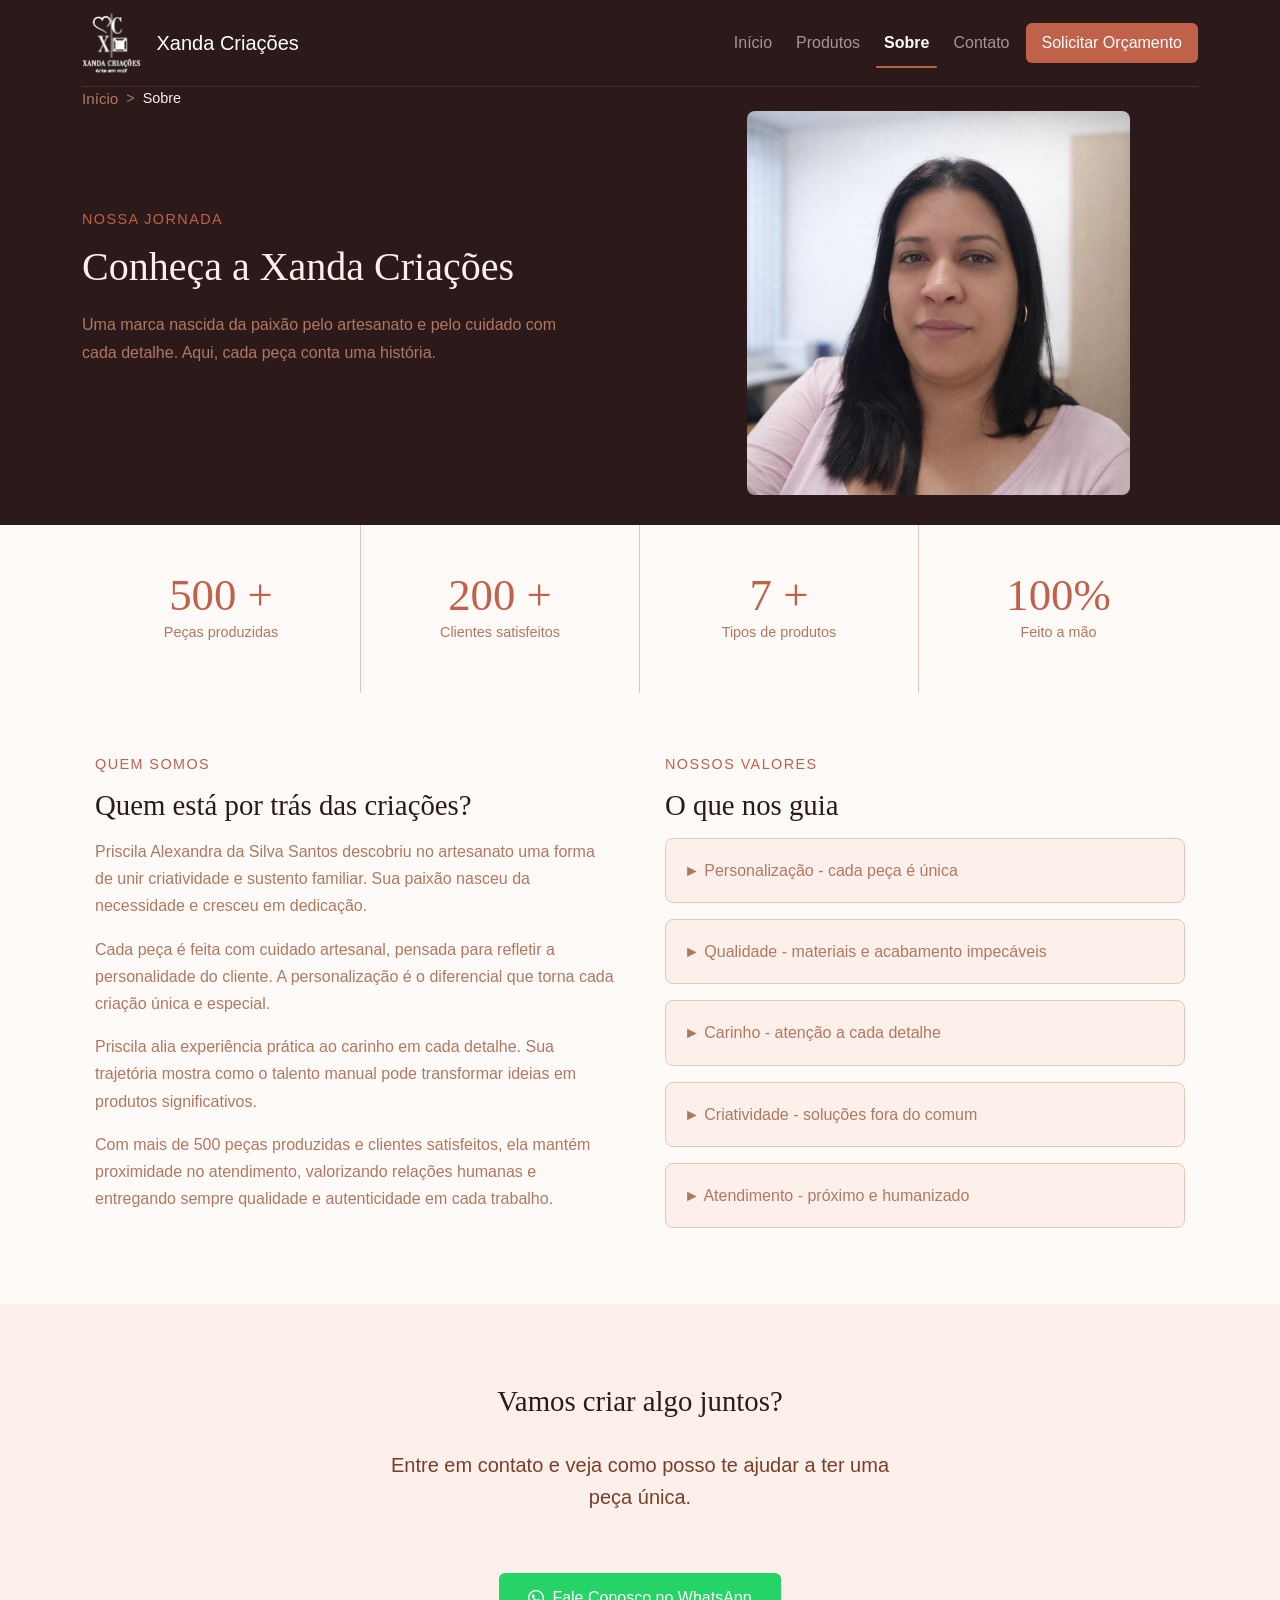
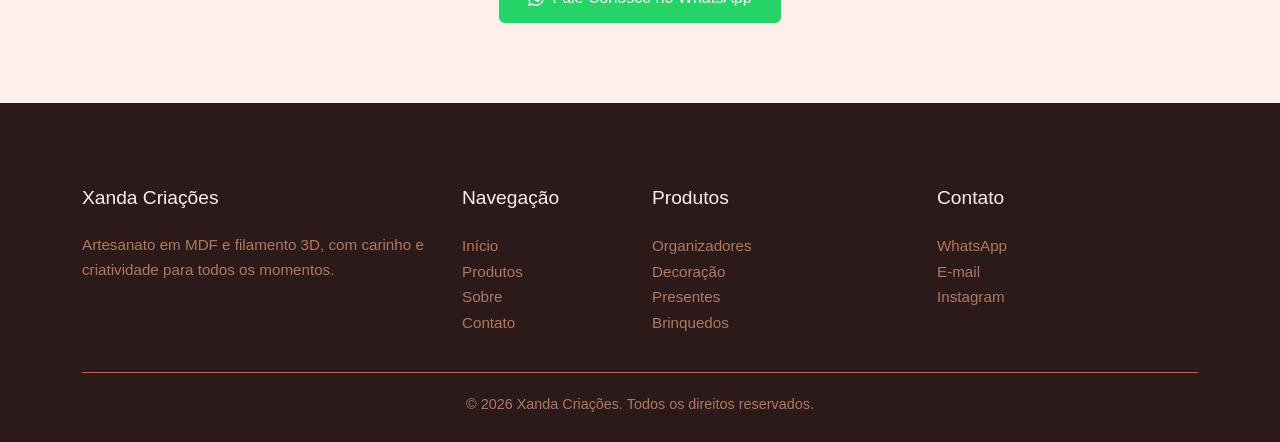
<file: sobre.html>
<!doctype html>
<html lang="pt-BR">
  <head>
    <meta charset="UTF-8" />
    <meta name="viewport" content="width=device-width, initial-scale=1.0" />
    <meta
      name="description"
      content="Conheça a história da Xanda Criações, uma marca de artesanato em MDF e impressões em filamento 3D que une paixão, criatividade e cuidado em cada peça. Descubra quem está por trás das criações e os valores que guiam nosso trabalho artesanal."
    />
    <title>Xanda Criações — Sobre Nós</title>
    <!-- Favicon -->
    <link
      rel="icon"
      type="image/png"
      sizes="32x32"
      href="assets/img/common/favicon-32x32.png"
    />
    <link
      rel="icon"
      type="image/png"
      sizes="48x48"
      href="assets/img/common/favicon-48x48.png"
    />
    <link
      href="https://cdn.jsdelivr.net/npm/bootstrap@5.3.8/dist/css/bootstrap.min.css"
      rel="stylesheet"
      integrity="sha384-sRIl4kxILFvY47J16cr9ZwB07vP4J8+LH7qKQnuqkuIAvNWLzeN8tE5YBujZqJLB"
      crossorigin="anonymous"
    />
    <link rel="stylesheet" href="assets/css/global.css" />
    <link rel="stylesheet" href="assets/css/pages.css" />
  </head>
  <body>
    <!-- NAVBAR -->
    <nav class="navbar navbar-expand-lg navbar-dark" id="navbar-principal">
      <div class="container">
        <a
          class="navbar-brand d-flex align-items-center gap-2"
          href="index.html"
        >
          <img
            src="assets/img/common/logo.png"
            alt="Xanda Criações"
            height="60"
          />Xanda Criações</a
        >
        <button
          class="navbar-toggler"
          type="button"
          data-bs-toggle="collapse"
          data-bs-target="#menu-principal"
          aria-controls="menu-principal"
          aria-expanded="false"
          aria-label="Abrir menu"
        >
          <span class="navbar-toggler-icon"></span>
        </button>
        <div class="collapse navbar-collapse" id="menu-principal">
          <ul class="navbar-nav ms-auto align-items-lg-center gap-lg-2">
            <li class="nav-item">
              <a class="nav-link" href="index.html">Início</a>
            </li>
            <li class="nav-item">
              <a class="nav-link" href="produtos.html">Produtos</a>
            </li>
            <li class="nav-item">
              <a class="nav-link active" href="sobre.html">Sobre</a>
            </li>
            <li class="nav-item">
              <a class="nav-link" href="contato.html">Contato</a>
            </li>
            <li class="nav-item">
              <a class="nav-link btn btn-orcamento px-3" href="contato.html">
                Solicitar Orçamento
              </a>
            </li>
          </ul>
        </div>
      </div>
    </nav>
    <main>
      <!-- Breadcrumb -->
      <div id="breadcrumb">
        <div class="container">
          <hr class="divisor-breadcrumb" />
          <nav
            style="--bs-breadcrumb-divider: &quot;>&quot;"
            aria-label="breadcrumb"
          >
            <ol class="breadcrumb breadcrumb-xanda mb-0">
              <li class="breadcrumb-item">
                <a class="simple-link" href="index.html">Início</a>
              </li>
              <li class="breadcrumb-item active" aria-current="page">Sobre</li>
            </ol>
          </nav>
        </div>
      </div>

      <!-- História -->
      <section id="historia">
        <div class="container">
          <div class="row align-items-center">
            <!-- lado esquerdo - texto -->
            <div class="col-12 col-lg-7">
              <p class="historia-subtitulo">Nossa Jornada</p>
              <h2 class="historia-titulo">Conheça a Xanda Criações</h2>
              <p class="historia-descricao">
                Uma marca nascida da paixão pelo artesanato e pelo cuidado com
                cada detalhe. Aqui, cada peça conta uma história.
              </p>
            </div>

            <!-- lado dirito - foto artesã -->
            <div class="col-12 col-lg-5">
              <img
                src="assets/img/sobre/produtora.jpeg"
                alt="Criadora da marca Xanda Criações."
                class="historia-imagem img-fluid"
              />
            </div>
          </div>
        </div>
      </section>

      <section id="numeros">
        <div class="container">
          <div class="row row-cols-2 row-cols-md-4 row-cols-lg-4 g-0">
            <!-- coluna 1 -->
            <div class="col numero-item">
              <h2 class="numero-valor">500 +</h2>
              <p class="numero-descricao">Peças produzidas</p>
            </div>
            <!-- coluna 2 -->
            <div class="col numero-item">
              <h2 class="numero-valor">200 +</h2>
              <p class="numero-descricao">Clientes satisfeitos</p>
            </div>
            <!-- coluna 3 -->
            <div class="col numero-item">
              <h2 class="numero-valor">7 +</h2>
              <p class="numero-descricao">Tipos de produtos</p>
            </div>
            <!-- coluna 4 -->
            <div class="col numero-item">
              <h2 class="numero-valor">100%</h2>
              <p class="numero-descricao">Feito a mão</p>
            </div>
          </div>
        </div>
      </section>
      <!-- destaque -->
      <section id="destaque">
        <div class="container">
          <div class="row">
            <!-- quem somos -->
            <div class="col-12 col-md-6 quem-somos">
              <p class="destaque-subtitulo">Quem Somos</p>
              <h2 class="destaque-titulo">Quem está por trás das criações?</h2>
              <p class="destaque-descricao">
                Priscila Alexandra da Silva Santos descobriu no artesanato uma
                forma de unir criatividade e sustento familiar. Sua paixão
                nasceu da necessidade e cresceu em dedicação.
              </p>
              <p class="destaque-descricao">
                Cada peça é feita com cuidado artesanal, pensada para refletir a
                personalidade do cliente. A personalização é o diferencial que
                torna cada criação única e especial.
              </p>
              <p class="destaque-descricao">
                Priscila alia experiência prática ao carinho em cada detalhe.
                Sua trajetória mostra como o talento manual pode transformar
                ideias em produtos significativos.
              </p>
              <p class="destaque-descricao">
                Com mais de 500 peças produzidas e clientes satisfeitos, ela
                mantém proximidade no atendimento, valorizando relações humanas
                e entregando sempre qualidade e autenticidade em cada trabalho.
              </p>
            </div>

            <!-- valores -->
            <div class="col-12 col-md-6 valores">
              <p class="destaque-subtitulo">Nossos Valores</p>
              <h2 class="destaque-titulo">O que nos guia</h2>
              <p class="destaque-descricao destaque-caixa">
                ► Personalização - cada peça é única
              </p>
              <p class="destaque-descricao destaque-caixa">
                ► Qualidade - materiais e acabamento impecáveis
              </p>
              <p class="destaque-descricao destaque-caixa">
                ► Carinho - atenção a cada detalhe
              </p>
              <p class="destaque-descricao destaque-caixa">
                ► Criatividade - soluções fora do comum
              </p>
              <p class="destaque-descricao destaque-caixa">
                ► Atendimento - próximo e humanizado
              </p>
            </div>
          </div>
        </div>
      </section>

      <!-- CALL TO ACTION -->
      <section id="call-to-action">
        <div class="container">
          <div class="row justify-content-center">
            <div class="col-12 col-md-8 col-lg-6">
              <h2 class="cta-titulo">Vamos criar algo juntos?</h2>
              <p class="cta-descricao">
                Entre em contato e veja como posso te ajudar a ter uma peça
                única.
              </p>
              <a
                href="https://wa.me/5547992680063?text=Quero%20um%20or%C3%A7amento%20gr%C3%A1tis"
                target="_blank"
                rel="noopener noreferrer"
                class="btn btn-whatsapp"
              >
                <svg
                  xmlns="http://www.w3.org/2000/svg"
                  width="16"
                  height="16"
                  fill="currentColor"
                  viewBox="0 0 16 16"
                >
                  <path
                    d="M13.601 2.326A7.85 7.85 0 0 0 7.994 0C3.627 0 .068 3.558.064 7.926c0 1.399.366 2.76 1.057 3.965L0 16l4.204-1.102a7.9 7.9 0 0 0 3.79.965h.004c4.368 0 7.926-3.558 7.93-7.93A7.9 7.9 0 0 0 13.6 2.326zM7.994 14.521a6.6 6.6 0 0 1-3.356-.92l-.24-.144-2.494.654.666-2.433-.156-.251a6.56 6.56 0 0 1-1.007-3.505c0-3.626 2.957-6.584 6.591-6.584a6.56 6.56 0 0 1 4.66 1.931 6.56 6.56 0 0 1 1.928 4.66c-.004 3.639-2.961 6.592-6.592 6.592m3.615-4.934c-.197-.099-1.17-.578-1.353-.646-.182-.065-.315-.099-.445.099-.133.197-.513.646-.627.775-.114.133-.232.148-.43.05-.197-.1-.836-.308-1.592-.985-.59-.525-.985-1.175-1.103-1.372-.114-.198-.011-.304.088-.403.087-.088.197-.232.296-.346.1-.114.133-.198.198-.33.065-.134.034-.248-.015-.347-.05-.099-.445-1.076-.612-1.47-.16-.389-.323-.335-.445-.34-.114-.007-.247-.007-.38-.007a.73.73 0 0 0-.529.247c-.182.198-.691.677-.691 1.654s.71 1.916.81 2.049c.098.133 1.394 2.132 3.383 2.992.47.205.84.326 1.129.418.475.152.904.129 1.246.08.38-.058 1.171-.48 1.338-.943.164-.464.164-.86.114-.943-.049-.084-.182-.133-.38-.232"
                  />
                </svg>
                Fale Conosco no WhatsApp
              </a>
            </div>
          </div>
        </div>
      </section>
    </main>

    <!-- ═══════ FOOTER ═══════ -->
    <footer id="footer">
      <div class="container">
        <div class="row g-4">
          <div class="col-12 col-md-4">
            <p class="footer-titulo">Xanda Criações</p>
            <p class="footer-descricao">
              Artesanato em MDF e filamento 3D, com carinho e criatividade para
              todos os momentos.
            </p>
          </div>
          <div class="col-6 col-md-2">
            <p class="footer-titulo">Navegação</p>
            <ul class="list-unstyled">
              <li><a href="index.html" class="footer-link">Início</a></li>
              <li><a href="produtos.html" class="footer-link">Produtos</a></li>
              <li><a href="sobre.html" class="footer-link">Sobre</a></li>
              <li><a href="contato.html" class="footer-link">Contato</a></li>
            </ul>
          </div>
          <div class="col-6 col-md-3">
            <p class="footer-titulo">Produtos</p>
            <ul class="list-unstyled">
              <li>
                <a
                  href="produtos.html?filtro=organizar"
                  class="footer-link"
                  onclick="
                    filterByTag('organizar');
                    return false;
                  "
                  >Organizadores</a
                >
              </li>

              <li>
                <a
                  href="produtos.html?filtro=decorar"
                  class="footer-link"
                  onclick="
                    filterByTag('decorar');
                    return false;
                  "
                  >Decoração</a
                >
              </li>

              <li>
                <a
                  href="produtos.html?filtro=presentear"
                  class="footer-link"
                  onclick="
                    filterByTag('presentear');
                    return false;
                  "
                  >Presentes</a
                >
              </li>

              <li>
                <a
                  href="produtos.html?filtro=brincar"
                  class="footer-link"
                  onclick="
                    filterByTag('brincar');
                    return false;
                  "
                  >Brinquedos</a
                >
              </li>
            </ul>
          </div>

          <div class="col-6 col-md-3">
            <p class="footer-titulo">Contato</p>
            <ul class="list-unstyled">
              <li>
                <a href="https://wa.me/5547992680063" class="footer-link"
                  >WhatsApp</a
                >
              </li>
              <li>
                <a
                  href="mailto:xandacriacoes065782@gmail.com"
                  class="footer-link"
                  >E-mail</a
                >
              </li>
              <li>
                <a
                  href="https://www.instagram.com/xandacriacoes/"
                  class="footer-link"
                  >Instagram</a
                >
              </li>
            </ul>
          </div>
        </div>
        <div class="divisor-footer border-top"></div>
        <p class="footer-direitos text-center">
          © 2026 Xanda Criações. Todos os direitos reservados.
        </p>
      </div>
    </footer>

    <script
      src="https://cdn.jsdelivr.net/npm/bootstrap@5.3.8/dist/js/bootstrap.bundle.min.js"
      integrity="sha384-FKyoEForCGlyvwx9Hj09JcYn3nv7wiPVlz7YYwJrWVcXK/BmnVDxM+D2scQbITxI"
      crossorigin="anonymous"
    ></script>
    <script src="assets/js/main.js"></script>
  </body>
</html>
</file>
<file: assets/css/global.css>
/* ================================================
   XANDA CRIAÇÕES — Estilos customizados
   Paleta: Rosa & Madeira
   ================================================ */

:root {
  color-scheme: light; /* ← indica que o design é otimizado para modo claro */
  /* --- Cores principais --- */
  --cor-forte: #2c1a1a; /* Navbar, Footer, textos sobre fundo claro */
  --cor-destaque: #c0614a; /* Botões CTA, destaques, hover */
  --cor-padrao: #a0522d; /* Links, títulos de seção, ícones */
  --cor-whatsapp: #25d366; /* Botão WhatsApp */
  --cor-whatsapp-hover: #1ebd5a; /* Hover do botão WhatsApp */

  /* --- Cores de fundo --- */
  --fundo-suave: #fdf0eb; /* Background principal */
  --fundo-card: #fefaf8; /* Cards de produto, seções alternadas */
  --fundo-branco: #ffffff; /* Formulários, inputs */

  /* --- Texto --- */
  --texto-escuro: #2c1a1a; /* Títulos, texto principal */
  --texto-medio: #7a3d2a; /* Subtítulos, parágrafos */
  --texto-claro: #fdf0eb; /* Texto sobre fundos escuros */
  --texto-muted: #b07860; /* Legendas, placeholders */

  /* --- Bordas --- */
  --borda: #e8c5b5; /* Bordas de cards, inputs, separadores */

  /* --- Tipografia --- */
  --fonte-titulo: "Georgia", serif; /* Títulos — elegância artesanal */
  --fonte-corpo: "Segoe UI", sans-serif; /* Corpo — legibilidade */

  /* --- Espaçamentos --- */
  --raio-borda: 8px; /* border-radius padrão dos cards */
  --raio-btn: 6px; /* border-radius dos botões */
}

/* Reset básico */
* {
  margin: 0;
  padding: 0;
  box-sizing: border-box;
}

body {
  background-color: var(--fundo-suave);
  color: var(--texto-escuro);
  font-family: var(--fonte-corpo);
  line-height: 1.6;
  min-height: 100vh; /* ← ocupa altura total da viewport */
  display: flex; /* ← permite o footer grudar no fundo */
  flex-direction: column; /* ← empilha navbar, conteúdo, footer */
}

main {
  flex: 1; /* ← conteúdo principal cresce e empurra o footer */
}

/* --- Navbar --- */

#navbar-principal {
  background-color: var(--cor-forte);
}

nav a.nav-disabled {
  opacity: 0.35;
  cursor: default;
  pointer-events: none;
}

.navbar-brand img {
  filter: brightness(0) invert(1);
  margin-right: 8px;
}

.btn-orcamento {
  background-color: var(--cor-destaque);
  color: var(--fundo-branco) !important;
  border-radius: var(--raio-btn);
  font-weight: 500;
  transition: background-color 0.2s ease;
}

.btn-orcamento:hover {
  background-color: var(--cor-padrao);
  color: var(--fundo-branco) !important;
}

/* ================================================
   Nav Active State — Xanda Criações
   ================================================ */
nav a.nav-active {
  color: var(--cor-destaque);
  font-weight: 600;
  position: relative;
}

/* Sublinhado animado embaixo do link ativo */
nav a.nav-active::after {
  content: "";
  position: absolute;
  bottom: -4px;
  left: 0;
  width: 100%;
  height: 2px;
  background-color: var(--cor-destaque);
  border-radius: 2px;
  animation: navUnderlineIn 0.3s ease forwards;
}

@keyframes navUnderlineIn {
  from {
    width: 0;
    opacity: 0;
  }
  to {
    width: 100%;
    opacity: 1;
  }
}

@media (max-width: 767px) {
  nav a.nav-active::after {
    background-color: transparent; /* Remove o sublinhado no mobile para evitar confusão visual */
  }
}

/* --- Breadcrumb --- */
#breadcrumb {
  background-color: var(--cor-forte);
  padding: 0;
}

.breadcrumb-xanda .breadcrumb-item {
  font-size: 0.9rem;
}

.breadcrumb-xanda .breadcrumb-item + .breadcrumb-item::before {
  color: var(--texto-muted); /* cor do divisor > */
}

.breadcrumb-xanda .breadcrumb-item.active {
  color: var(--texto-claro);
  font-weight: 500;
}

.breadcrumb-xanda .simple-link {
  color: var(--texto-muted);
}

.breadcrumb-xanda .simple-link:hover {
  color: var(--texto-claro);
}

.divisor-breadcrumb {
  border-color: var(--cor-destaque) !important;
  margin: 0;
}

/* --- Links simples --- */
.simple-link {
  color: var(--cor-padrao);
  text-decoration: none;
  font-weight: 500;
  font-size: 0.95rem;
  transition: color 0.2s ease;
}

.simple-link:hover {
  color: var(--cor-destaque);
}

/* --- Botão WhatsApp --- */
.btn-whatsapp {
  background-color: var(--cor-whatsapp);
  color: var(--fundo-branco) !important;
  padding: 12px 28px;
  border-radius: var(--raio-btn);
  font-weight: 500;
  text-decoration: none;
  display: inline-flex;
  align-items: center;
  gap: 8px;
  transition: background-color 0.2s ease;
}

.btn-whatsapp:hover {
  background-color: var(--cor-whatsapp-hover);
}

/* Call to Action */

#call-to-action {
  padding: 80px 0;
  background-color: var(--fundo-suave);
  text-align: center;
}

.cta-titulo {
  font-family: var(--fonte-titulo);
  font-size: 1.8rem;
  color: var(--texto-escuro);
  margin-bottom: 30px;
}

.cta-descricao {
  font-size: 1.25rem;
  color: var(--texto-medio);
  line-height: 1.6;
  margin-bottom: 60px;
}

/* --- Footer --- */
#footer {
  background-color: var(--cor-forte);
  font-family: var(--fonte-corpo);
  padding: 80px 0 10px 0;
}

.footer-titulo {
  color: var(--texto-claro);
  font-size: 1.2rem;
  margin-bottom: 20px;
}

.footer-descricao {
  color: var(--texto-muted);
  font-size: 0.95rem;
  margin-bottom: 30px;
  max-width: 400px;
}

.footer-link {
  color: var(--texto-muted);
  text-decoration: none;
  font-weight: 500;
  font-size: 0.95rem;
  transition: color 0.2s ease;
}

.footer-link:hover {
  color: var(--cor-destaque);
}

.divisor-footer {
  width: 100%;
  border-color: var(--cor-destaque) !important;
  margin: 20px 0;
}

.footer-direitos {
  color: var(--texto-muted);
  font-size: 0.9rem;
  margin-top: 10px;
}
</file>
<file: assets/css/pages.css>
/* =========================================================
   XANDA CRIAÇÕES — Homepage
   ========================================================= */

/* --- Hero --- */
#hero {
  background-color: var(--fundo-suave);
  padding: 80px 0;
}

.hero-subtitulo {
  font-size: 0.9rem;
  font-weight: 500;
  color: var(--cor-destaque);
  text-transform: uppercase;
  letter-spacing: 0.1em;
  margin-bottom: 12px;
}

.hero-titulo {
  font-family: var(--fonte-titulo);
  font-size: 2.8rem;
  color: var(--texto-escuro);
  line-height: 1.2;
  margin-bottom: 20px;
}

.hero-descricao {
  font-size: 1.05rem;
  color: var(--texto-medio);
  margin-bottom: 32px;
  max-width: 480px;
}

.hero-botoes {
  display: flex;
  gap: 16px;
  flex-wrap: wrap;
}

.btn-hero-primario {
  background-color: var(--cor-destaque);
  color: var(--fundo-branco);
  border-radius: var(--raio-btn);
  padding: 12px 28px;
  font-weight: 500;
  text-decoration: none;
  transition: background-color 0.2s ease;
}

.btn-hero-primario:hover {
  background-color: var(--cor-padrao);
  color: var(--fundo-branco);
}

.btn-hero-secundario {
  background-color: transparent;
  color: var(--cor-forte);
  border: 2px solid var(--cor-forte);
  border-radius: var(--raio-btn);
  padding: 12px 28px;
  font-weight: 500;
  text-decoration: none;
  transition: all 0.2s ease;
}

.btn-hero-secundario:hover {
  background-color: var(--cor-forte);
  color: var(--texto-claro);
}

.hero-imagem {
  border-radius: var(--raio-borda);
  width: 100%;
}

/* Mobile — imagem sobe antes do texto */
@media (max-width: 991px) {
  #hero {
    padding: 48px 0;
    text-align: center;
  }

  .hero-titulo {
    font-size: 2rem;
  }

  .hero-botoes {
    justify-content: center;
  }

  .hero-imagem {
    margin-bottom: 32px;
  }

  /* Imagem aparece primeiro no mobile */
  .col-lg-6:last-child {
    order: -1;
  }
}

/* --- Produtos em Destaque --- */
#produtos-destaque {
  padding: 80px 0;
  background-color: var(--fundo-card);
}

.secao-subtitulo {
  font-size: 0.85rem;
  font-weight: 500;
  color: var(--cor-destaque);
  text-transform: uppercase;
  letter-spacing: 0.1em;
  margin-bottom: 4px;
}

.secao-subtitulo--inverso {
  color: var(--texto-muted);
}

.secao-titulo {
  font-family: var(--fonte-titulo);
  font-size: 2rem;
  color: var(--texto-escuro);
  margin-bottom: 0;
}

.secao-titulo--inverso {
  color: var(--texto-claro);
}

/* --- Cards de produto --- */
.card-produto {
  border: 1px solid var(--borda);
  border-radius: var(--raio-borda);
  background-color: var(--fundo-branco);
  transition:
    transform 0.2s ease,
    box-shadow 0.2s ease;
}

.card-produto:hover {
  transform: translateY(-4px);
  box-shadow: 0 8px 24px rgba(44, 26, 26, 0.1);
}

.card-produto .card-img-top {
  border-radius: var(--raio-borda) var(--raio-borda) 0 0;
  object-fit: cover;
  height: 350px;
}

.card-categoria {
  font-size: 0.8rem;
  font-weight: 500;
  color: var(--cor-destaque);
  text-transform: uppercase;
  letter-spacing: 0.08em;
  margin-bottom: 4px;
}

.card-produto .card-title {
  font-family: var(--fonte-titulo);
  font-size: 1.15rem;
  color: var(--texto-escuro);
  margin-bottom: 8px;
}

.card-produto .card-text {
  font-size: 0.9rem;
  color: var(--texto-medio);
  margin-bottom: 16px;
}

.card-badges {
  display: flex;
  gap: 8px;
  flex-wrap: wrap;
}

.badge-produto {
  background-color: var(--fundo-suave);
  color: var(--cor-padrao);
  border: 1px solid var(--borda);
  border-radius: 4px;
  padding: 3px 10px;
  font-size: 0.78rem;
  font-weight: 500;
}

/* --- Porque Escolher --- */
#porque-escolher {
  padding: 80px 0;
  background-color: var(--cor-forte);
}

.card-porque {
  background-color: rgba(255, 255, 255, 0.06);
  border: 1px solid rgba(253, 240, 235, 0.15);
  border-radius: var(--raio-borda);
  transition: background-color 0.2s ease;
}

.card-porque:hover {
  background-color: rgba(255, 255, 255, 0.1);
}

.card-porque .card-title {
  font-family: var(--fonte-titulo);
  font-size: 1.15rem;
  color: var(--texto-claro);
  margin-bottom: 8px;
}

.card-porque .card-text {
  font-size: 0.9rem;
  color: var(--texto-muted);
  margin-bottom: 0;
}

.icone-porque {
  filter: brightness(0) invert(1);
  width: 48px;
  height: 48px;
  object-fit: contain;
  flex-shrink: 0;
}

/* --- Como Funciona --- */
#como-funciona {
  padding: 80px 0;
  background-color: var(--fundo-suave);
}

.funciona-passo {
  padding: 8px 0;
}

.funciona-marcador {
  width: 44px;
  height: 44px;
  border-radius: 50%;
  background-color: var(--cor-destaque);
  color: var(--fundo-branco);
  font-size: 1rem;
  font-weight: 500;
  display: flex;
  align-items: center;
  justify-content: center;
  margin-bottom: 16px;
}

.funciona-divisoria {
  width: 40px;
  height: 3px;
  background-color: var(--cor-destaque);
  border-radius: 2px;
  margin-bottom: 16px;
}

.funciona-titulo {
  font-family: var(--fonte-titulo);
  font-size: 1.1rem;
  color: var(--texto-escuro);
  margin-bottom: 8px;
}

.funciona-descricao {
  font-size: 0.9rem;
  color: var(--texto-medio);
  line-height: 1.6;
  margin-bottom: 0;
}

/* --- Instagram --- */
#instagram {
  padding: 80px 0;
  background-color: var(--fundo-card);
}

.secao-descricao {
  font-size: 1rem;
  color: var(--texto-medio);
  margin-bottom: 0;
}

.instagram-foto {
  width: 100%;
  aspect-ratio: 1 / 1;
  object-fit: cover;
  display: block;
  transition: transform 0.3s ease;
}

.instagram-link-foto {
  display: block;
  overflow: hidden;
  border-radius: var(--raio-borda);
}

.instagram-link-foto:hover .instagram-foto {
  transform: scale(1.05);
}

/* =========================================================
   XANDA CRIAÇÕES — Produtos
   ========================================================= */

/* Cabeçalho da página */
#produtos-header,
#sobre-header {
  background-color: var(--cor-forte);
  padding: 30px 0 40px;
}

.pagina-titulo {
  font-family: var(--fonte-titulo);
  font-size: 2.5rem;
  color: var(--texto-claro);
  margin-bottom: 12px;
}

.pagina-descricao {
  font-size: 1rem;
  color: var(--texto-muted);
  max-width: 520px;
}

/* Grid de produtos */
#produtos {
  padding: 60px 0;
  background-color: var(--fundo-card);
}

.produto-imagem {
  border-radius: var(--raio-borda);
  width: 100%;
  object-fit: cover;
  max-height: 360px;
}

.produto-detalhe {
  padding: 8px 0;
}

.produto-nome {
  font-family: var(--fonte-titulo);
  font-size: 1.6rem;
  color: var(--texto-escuro);
  margin-bottom: 12px;
}

.produto-descricao {
  font-size: 0.95rem;
  color: var(--texto-medio);
  line-height: 1.7;
  margin-bottom: 20px;
}

.divisor-produto {
  border-color: var(--borda);
  margin: 40px 0;
}

/* =========================================================
   XANDA CRIAÇÕES — Produtos — Catálogo
   ========================================================= */

/* ── Filtros ── */
.filter-bar {
  position: sticky;
  top: 0;
  z-index: 100;
  background-color: var(--fundo-suave);
  border-bottom: 1px solid var(--borda);
  padding: 0.9rem 0;
}

.filter-label {
  font-size: 0.72rem;
  font-weight: 700;
  text-transform: uppercase;
  letter-spacing: 0.06em;
  color: var(--texto-muted);
}

.filter-btn {
  padding: 0.35rem 1rem;
  border: 1.5px solid var(--borda);
  border-radius: 999px;
  background: transparent;
  color: var(--texto-medio);
  font-size: 0.82rem;
  font-weight: 500;
  cursor: pointer;
  transition: all 0.2s ease;
  white-space: nowrap;
}

.filter-btn:hover {
  border-color: var(--cor-destaque);
  color: var(--cor-destaque);
}

.filter-btn.active {
  background-color: var(--cor-forte);
  color: var(--texto-claro);
  border-color: var(--cor-forte);
}

.results-count {
  font-size: 0.82rem;
  color: var(--texto-muted);
}

/* ── Cards ── */
.card-catalogo {
  border: 1px solid var(--borda);
  border-radius: var(--raio-borda);
  background-color: var(--fundo-branco);
  transition:
    transform 0.25s ease,
    box-shadow 0.25s ease;
  height: 100%;
  display: flex;
  flex-direction: column;
}

.card-catalogo:hover {
  transform: translateY(-4px);
  box-shadow: 0 8px 24px rgba(44, 26, 26, 0.1);
}

.card-catalogo.fade-in {
  animation: cardIn 0.3s ease forwards;
}

@keyframes cardIn {
  from {
    opacity: 0;
    transform: translateY(12px);
  }
  to {
    opacity: 1;
    transform: translateY(0);
  }
}

.card-catalogo .card-img-top {
  border-radius: var(--raio-borda) var(--raio-borda) 0 0;
  object-fit: cover;
  height: 200px;
  width: 100%;
}

.card-placeholder {
  height: 200px;
  background: linear-gradient(135deg, var(--fundo-suave) 60%, var(--borda));
  border-radius: var(--raio-borda) var(--raio-borda) 0 0;
  display: flex;
  align-items: center;
  justify-content: center;
  font-size: 2.8rem;
}

.card-catalogo .card-body {
  padding: 1rem;
  display: flex;
  flex-direction: column;
  flex: 1;
}

.card-catalogo .card-title {
  font-family: var(--fonte-titulo);
  font-size: 1rem;
  color: var(--texto-escuro);
  margin-bottom: 0.3rem;
  line-height: 1.3;
}

.card-catalogo .card-text {
  font-size: 0.85rem;
  color: var(--texto-medio);
  line-height: 1.5;
  flex: 1;
}

.badge-mdf {
  background-color: var(--fundo-suave);
  color: var(--cor-padrao);
  border: 1px solid var(--borda);
  font-size: 0.7rem;
  font-weight: 600;
  padding: 2px 8px;
  border-radius: 4px;
}

.badge-resina {
  background-color: #e3f0f5;
  color: #2a6a7a;
  border: 1px solid #b8d9e4;
  font-size: 0.7rem;
  font-weight: 600;
  padding: 2px 8px;
  border-radius: 4px;
}

.badge-categoria {
  background-color: var(--fundo-card);
  color: var(--texto-muted);
  border: 1px solid var(--borda);
  font-size: 0.7rem;
  font-weight: 600;
  padding: 2px 8px;
  border-radius: 4px;
}

.card-preco {
  font-size: 1.1rem;
  font-weight: 700;
  color: var(--cor-destaque);
  line-height: 1;
}

.card-preco small {
  font-size: 0.72rem;
  font-weight: 400;
  color: var(--texto-muted);
  display: block;
  margin-bottom: 2px;
}

.btn-orcamento-card {
  background-color: var(--cor-destaque);
  color: var(--texto-claro) !important;
  border-radius: 999px;
  font-size: 0.78rem;
  font-weight: 600;
  padding: 0.35rem 0.9rem;
  text-decoration: none;
  white-space: nowrap;
  transition: background-color 0.2s ease;
}

.btn-orcamento-card:hover {
  background-color: var(--cor-padrao);
}

/* col oculta pelo filtro */
.product-col.hidden {
  display: none;
}

.no-results {
  display: none;
  text-align: center;
  padding: 3rem 1rem;
  color: var(--texto-muted);
}

.no-results.visible {
  display: block;
}

/* =========================================================
   XANDA CRIAÇÕES — Contato
   ========================================================= */

#contato {
  position: relative;
  background: linear-gradient(
    to right,
    var(--cor-forte) 50%,
    var(--fundo-card) 50%
  );
}

/* Lado escuro — informações */
.contato-lado-escuro {
  background-color: var(--cor-forte);
}

/* Lado claro — formulário */
.contato-lado-claro {
  background-color: var(--fundo-card);
}

/* Padding interno — igual nos dois lados */
.contato-conteudo {
  padding: 60px 40px;
}

.contato-titulo {
  font-family: var(--fonte-titulo);
  font-size: 2.2rem;
  color: var(--texto-claro);
  line-height: 1.2;
  margin-bottom: 16px;
}

.contato-descricao {
  font-size: 0.95rem;
  color: var(--texto-muted);
  margin-bottom: 40px;
  line-height: 1.7;
}

/* Itens de contato (whatsapp, email, etc) */
.contato-item {
  display: flex;
  align-items: flex-start;
  gap: 16px;
  margin-bottom: 24px;
}

.contato-icone {
  width: 44px;
  height: 44px;
  background-color: rgba(255, 255, 255, 0.08);
  border: 1px solid rgba(253, 240, 235, 0.15);
  border-radius: var(--raio-borda);
  display: flex;
  align-items: center;
  justify-content: center;
  color: var(--texto-muted);
  flex-shrink: 0;
}

.contato-icone:hover {
  color: var(--cor-destaque);
  background-color: rgba(255, 255, 255, 0.12);
}

.contato-item-titulo {
  display: block;
  color: var(--texto-claro);
  font-size: 0.95rem;
  font-weight: 500;
  margin-bottom: 2px;
}

.contato-item-detalhe {
  display: block;
  color: var(--texto-muted);
  font-size: 0.85rem;
}

/* Formulário */
.formulario-titulo {
  font-family: var(--fonte-titulo);
  font-size: 1.8rem;
  color: var(--texto-escuro);
  margin-bottom: 28px;
}

/* Inputs — override Bootstrap para seguir a paleta */
.contato-lado-claro .form-control,
.contato-lado-claro .form-select {
  border-color: var(--borda);
  background-color: var(--fundo-branco);
  color: var(--texto-escuro);
  border-radius: var(--raio-btn);
}

.contato-lado-claro .form-control:focus,
.contato-lado-claro .form-select:focus {
  border-color: var(--cor-destaque);
  box-shadow: 0 0 0 3px rgba(192, 97, 74, 0.15);
}

.contato-lado-claro .form-label {
  font-size: 0.9rem;
  font-weight: 500;
  color: var(--texto-escuro);
  margin-bottom: 6px;
}

.btn-formulario {
  background-color: var(--cor-forte);
  color: var(--fundo-branco) !important;
  border-radius: var(--raio-btn);
  padding: 12px 28px;
  font-weight: 500;
  font-size: 1rem;
  margin-top: 34px;
  transition: background-color 0.2s ease;
  border: none;
}

.btn-formulario:hover {
  background-color: var(--cor-destaque);
  color: var(--fundo-branco) !important;
}

/* Mobile — empilha lado escuro sobre formulário */
@media (max-width: 767px) {
  #contato {
    background: linear-gradient(
      to bottom,
      var(--cor-forte) 44%,
      var(--fundo-card) 44%
    );
  }

  .contato-titulo {
    font-size: 1.8rem;
  }
}

/* =========================================================
   XANDA CRIAÇÕES — Sobre
   ========================================================= */

/* --- História --- */
#historia {
  padding: 0 0 30px;
  background-color: var(--cor-forte);
}

.historia-subtitulo {
  font-size: 0.9rem;
  font-weight: 500;
  color: var(--cor-destaque);
  text-transform: uppercase;
  letter-spacing: 0.1em;
  margin-bottom: 12px;
}

.historia-titulo {
  font-family: var(--fonte-titulo);
  font-size: 2.5rem;
  color: var(--texto-claro);
  margin-bottom: 20px;
}

.historia-descricao {
  font-size: 1rem;
  color: var(--texto-muted);
  line-height: 1.7;
  margin-bottom: 32px;
  max-width: 480px;
}

.historia-imagem {
  border-radius: var(--raio-borda);
  width: 85%;
}

/* --- numeros --- */
#numeros {
  background-color: var(--fundo-card);
  padding: 0;
}

.numero-item {
  text-align: center;
  padding: 48px 24px;
  border-right: 1px solid var(--borda);
}

.numero-item:last-child {
  border-right: none;
}

.numero-valor {
  font-family: var(--fonte-titulo);
  font-size: 2.8rem;
  font-weight: 400;
  color: var(--cor-destaque);
  margin-bottom: 4px;
  line-height: 1;
}

.numero-descricao {
  font-size: 0.9rem;
  color: var(--texto-muted);
  margin-bottom: 0;
}

@media (max-width: 767px) {
  .numero-item {
    border-right: none;
    border-bottom: 1px solid var(--borda);
    padding: 32px 16px;
  }
}

@media (max-width: 991px) {
  #historia {
    padding: 48px 0;
    text-align: center;
  }

  .historia-titulo {
    font-size: 2rem;
  }

  .historia-imagem {
    margin-bottom: 32px;
    padding: 0 16px;
  }

  /* Imagem aparece primeiro no mobile */
  .col-lg-5:last-child {
    order: -1;
  }
}

/* --- destaque --- */
#destaque {
  background-color: var(--fundo-card);
  padding: 35px 0;
}

.quem-somos,
.valores {
  padding: 25px;
}

.destaque-subtitulo {
  font-size: 0.9rem;
  font-weight: 500;
  color: var(--cor-destaque);
  text-transform: uppercase;
  letter-spacing: 0.1em;
  margin-bottom: 12px;
}

.destaque-titulo {
  font-family: var(--fonte-titulo);
  font-size: 1.8rem;
  color: var(--texto-escuro);
  margin-bottom: 16px;
}

.destaque-descricao {
  font-size: 1rem;
  color: var(--texto-muted);
  line-height: 1.7;
}

.destaque-caixa {
  padding: 18px;
  background-color: var(--fundo-suave);
  border: 1px solid var(--borda);
  border-radius: var(--raio-borda);
  transition: background-color 0.2s ease;
}

.destaque-caixa:hover {
  background-color: var(--fundo-card);
}
</file>
